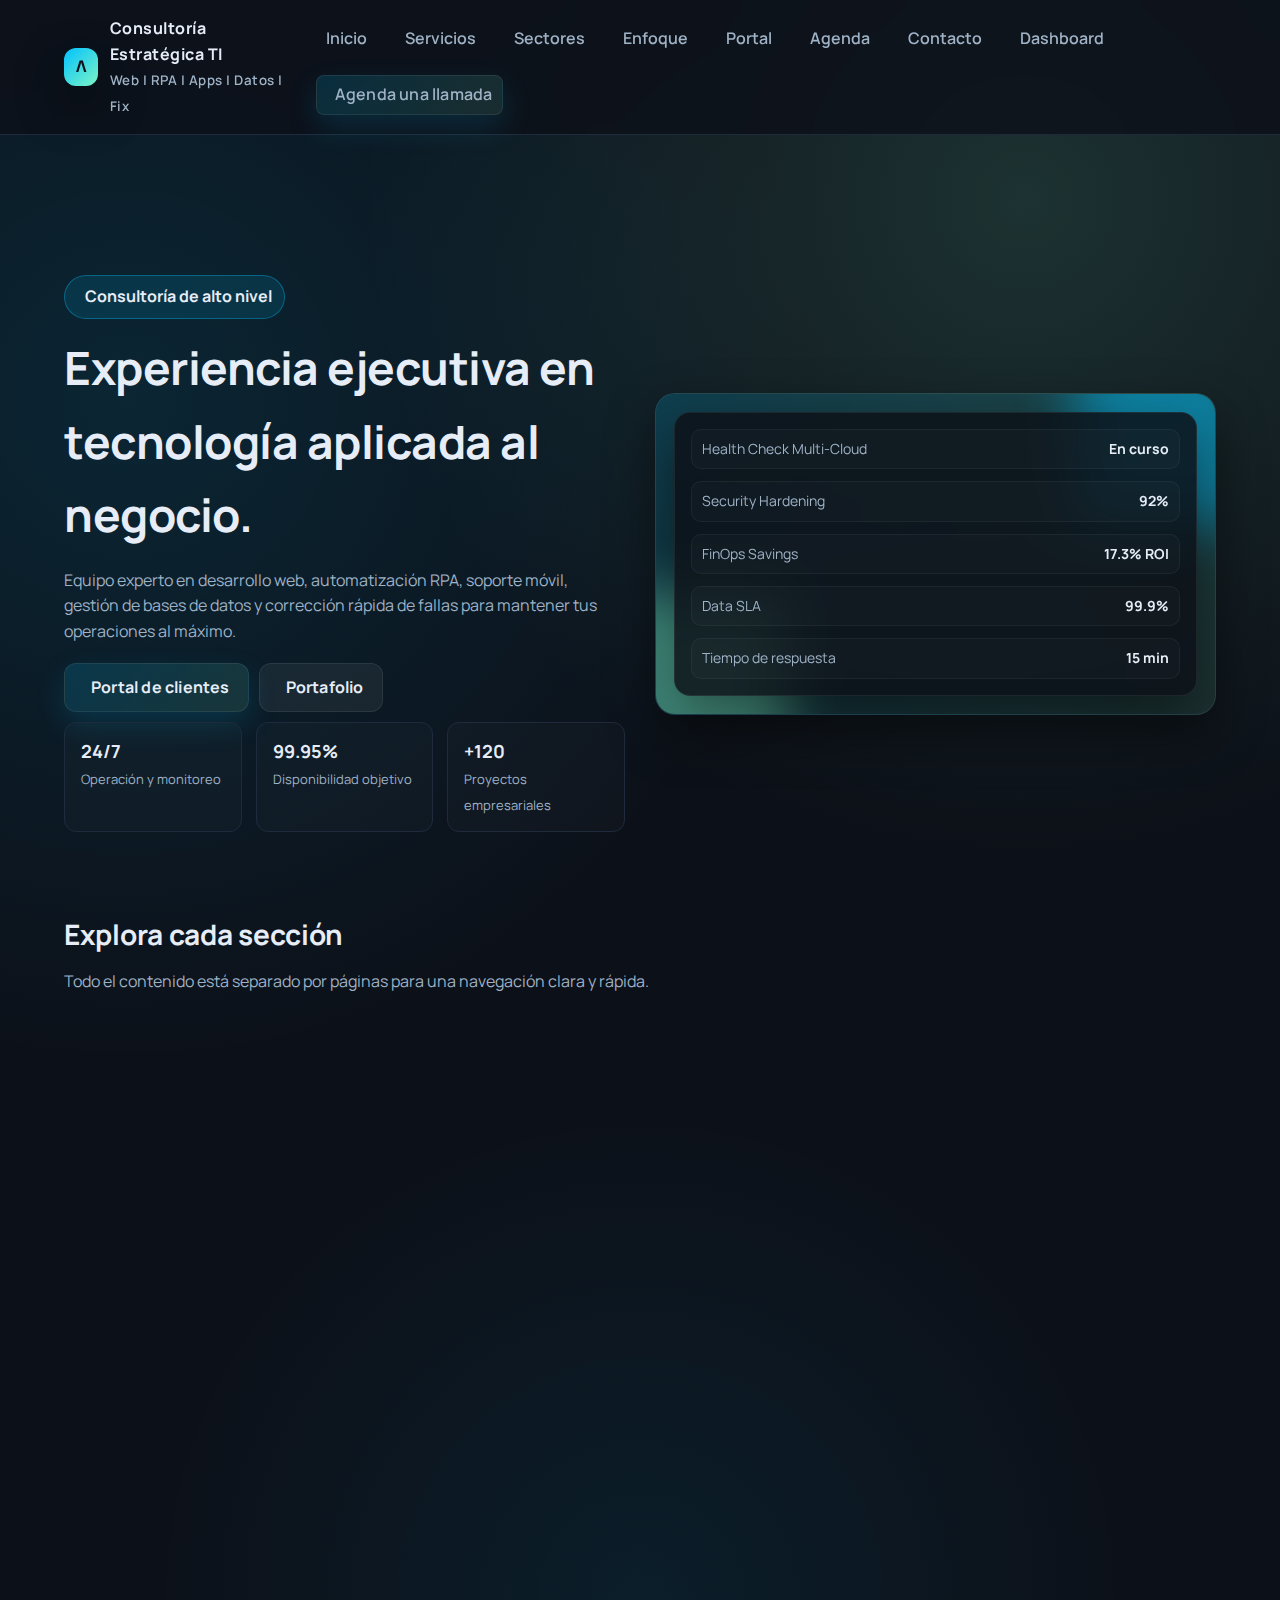
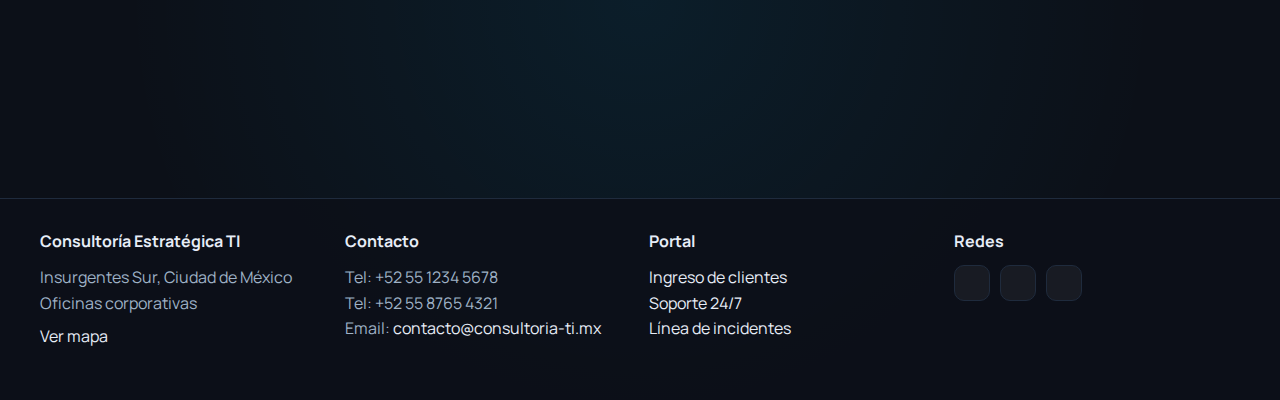
<file: index.html>
<!DOCTYPE html>
<html lang="es">
<head>
  <meta charset="UTF-8">
  <meta name="viewport" content="width=device-width, initial-scale=1.0">
  <title>Consultoría Tecnológica | Portal</title>
  <link rel="preconnect" href="https://fonts.googleapis.com">
  <link rel="preconnect" href="https://fonts.gstatic.com" crossorigin>
  <link href="https://fonts.googleapis.com/css2?family=Manrope:wght@400;500;600;700&display=swap" rel="stylesheet">
  <link rel="stylesheet" href="https://cdnjs.cloudflare.com/ajax/libs/font-awesome/6.5.1/css/all.min.css" integrity="sha512-DTOQO9RWCH3ppGqcWaEA1BIZOC6xxalwEsw9c2QQeAIa7WvE6lY1XGMXW50nD0Wf0U6JkP7+YlJJo3uE1x04wA==" crossorigin="anonymous" referrerpolicy="no-referrer" />
  <link rel="stylesheet" href="style.css">
</head>
<body>
  <header>
    <nav>
      <div class="logo">
        <div class="logo-mark">Λ</div>
        <div>
          <div>Consultoría Estratégica TI</div>
          <small style="color: var(--muted); font-weight: 600;">Web | RPA | Apps | Datos | Fix</small>
        </div>
      </div>
      <div class="nav-links">
        <a href="index.html">Inicio</a>
        <a href="servicios.html">Servicios</a>
        <a href="sectores.html">Sectores</a>
        <a href="metodo.html">Enfoque</a>
        <a href="portal.html">Portal</a>
        <a href="agenda.html">Agenda</a>
        <a href="contacto.html">Contacto</a>
        <a href="dashboard.php">Dashboard</a>
        <a class="btn" href="agenda.html"><i class="fa-solid fa-calendar-check"></i>Agenda una llamada</a>
      </div>
    </nav>
  </header>

  <main>
    <section class="hero" id="inicio">
      <div>
        <div class="tagline"><i class="fa-solid fa-shield-check"></i> Consultoría de alto nivel</div>
        <h1>Experiencia ejecutiva en tecnología aplicada al negocio.</h1>
        <p>Equipo experto en desarrollo web, automatización RPA, soporte móvil, gestión de bases de datos y corrección rápida de fallas para mantener tus operaciones al máximo.</p>
        <div style="display:flex; gap:10px; flex-wrap: wrap;">
          <a class="btn" href="portal.html"><i class="fa-solid fa-user-lock"></i>Portal de clientes</a>
          <a class="btn" style="background: rgba(255,255,255,0.06); box-shadow:none;" href="servicios.html"><i class="fa-solid fa-diagram-project"></i>Portafolio</a>
        </div>
        <div class="hero-metrics">
          <div class="metric"><strong>24/7</strong><span>Operación y monitoreo</span></div>
          <div class="metric"><strong>99.95%</strong><span>Disponibilidad objetivo</span></div>
          <div class="metric"><strong>+120</strong><span>Proyectos empresariales</span></div>
        </div>
      </div>
      <div class="hero-visual">
        <div class="orb one"></div>
        <div class="orb two"></div>
        <div class="panel">
          <div class="row"><span>Health Check Multi-Cloud</span><strong>En curso</strong></div>
          <div class="row"><span>Security Hardening</span><strong>92%</strong></div>
          <div class="row"><span>FinOps Savings</span><strong>17.3% ROI</strong></div>
          <div class="row"><span>Data SLA</span><strong>99.9%</strong></div>
          <div class="row"><span>Tiempo de respuesta</span><strong>15 min</strong></div>
        </div>
      </div>
    </section>

    <section>
      <h2>Explora cada sección</h2>
      <p class="lead">Todo el contenido está separado por páginas para una navegación clara y rápida.</p>
      <div class="cards">
        <div class="card">
          <div class="pill"><i class="fa-solid fa-diagram-project"></i>Servicios</div>
          <h3>Portafolio completo</h3>
          <p>Consulta el detalle de cada servicio y accede a los paquetes sugeridos.</p>
          <div class="chips">
            <a class="chip" href="servicios.html">Ir a servicios</a>
          </div>
        </div>
        <div class="card">
          <div class="pill"><i class="fa-solid fa-industry"></i>Sectores</div>
          <h3>Casos típicos</h3>
          <p>Escenarios donde entregamos valor rápido con métricas claras.</p>
          <div class="chips">
            <a class="chip" href="sectores.html">Ver sectores</a>
          </div>
        </div>
        <div class="card">
          <div class="pill"><i class="fa-solid fa-compass"></i>Enfoque</div>
          <h3>Cómo trabajamos</h3>
          <p>Blueprint, delivery ágil y operación continua con KPIs.</p>
          <div class="chips">
            <a class="chip" href="metodo.html">Ver método</a>
          </div>
        </div>
        <div class="card">
          <div class="pill"><i class="fa-solid fa-user-lock"></i>Portal</div>
          <h3>Acceso de clientes</h3>
          <p>Ingreso seguro y registro de nuevos clientes activos.</p>
          <div class="chips">
            <a class="chip" href="portal.html">Ir al portal</a>
          </div>
        </div>
        <div class="card">
          <div class="pill"><i class="fa-solid fa-calendar-check"></i>Agenda</div>
          <h3>Solicita una llamada</h3>
          <p>Formulario para agendar y recibir confirmación inmediata.</p>
          <div class="chips">
            <a class="chip" href="agenda.html">Agendar</a>
          </div>
        </div>
        <div class="card">
          <div class="pill"><i class="fa-solid fa-circle-info"></i>Contacto</div>
          <h3>Próximos pasos</h3>
          <p>RFP, soporte y canales directos con el equipo.</p>
          <div class="chips">
            <a class="chip" href="contacto.html">Contactar</a>
          </div>
        </div>
      </div>
    </section>
  </main>

  <footer>
    <div class="footer-grid">
      <div>
        <h4>Consultoría Estratégica TI</h4>
        <div>Insurgentes Sur, Ciudad de México</div>
        <div>Oficinas corporativas</div>
        <div style="margin-top: 8px;"><a href="https://maps.google.com/?q=Insurgentes+Sur,+Ciudad+de+Mexico" target="_blank" rel="noopener">Ver mapa</a></div>
      </div>
      <div>
        <h4>Contacto</h4>
        <div>Tel: +52 55 1234 5678</div>
        <div>Tel: +52 55 8765 4321</div>
        <div>Email: <a href="mailto:contacto@consultoria-ti.mx">contacto@consultoria-ti.mx</a></div>
      </div>
      <div>
        <h4>Portal</h4>
        <div><a href="portal.html">Ingreso de clientes</a></div>
        <div><a href="mailto:soporte@consultoria-ti.mx">Soporte 24/7</a></div>
        <div><a href="tel:+525512345678">Línea de incidentes</a></div>
      </div>
      <div>
        <h4>Redes</h4>
        <div class="social">
          <a href="#" aria-label="LinkedIn"><i class="fab fa-linkedin-in"></i></a>
          <a href="#" aria-label="Twitter"><i class="fab fa-x-twitter"></i></a>
          <a href="#" aria-label="YouTube"><i class="fab fa-youtube"></i></a>
        </div>
      </div>
    </div>
  </footer>

  <script src="app.js"></script>
</body>
</html>
</file>
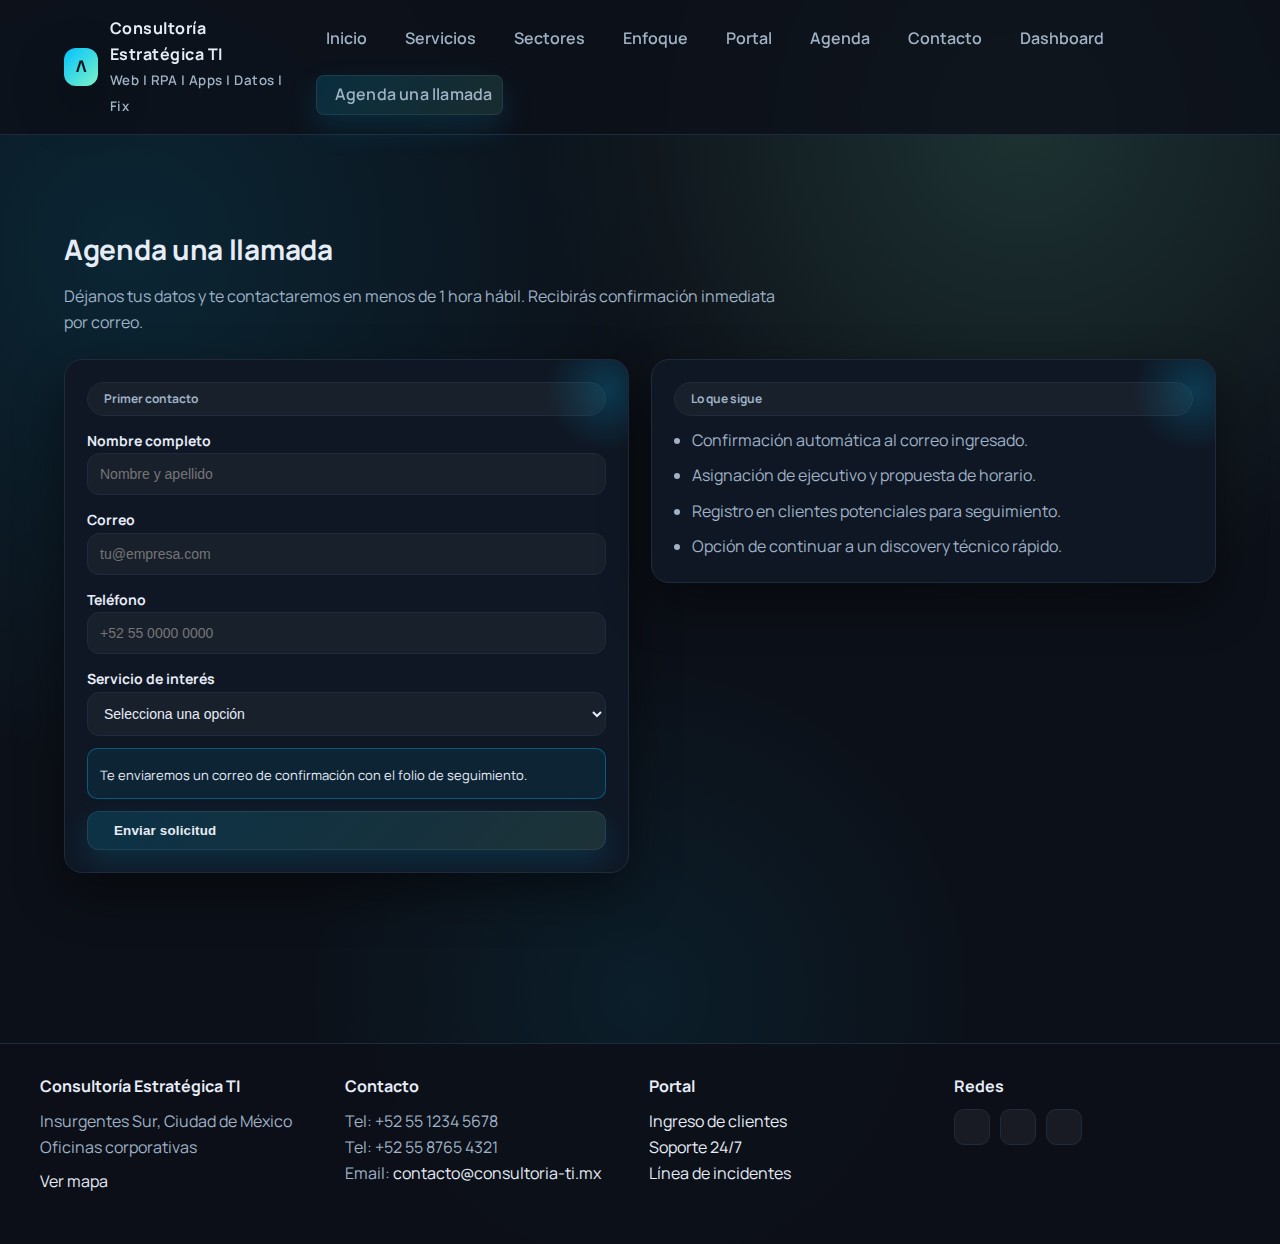
<file: agenda.html>
<!DOCTYPE html>
<html lang="es">
<head>
  <meta charset="UTF-8">
  <meta name="viewport" content="width=device-width, initial-scale=1.0">
  <title>Agenda una llamada | Consultoría Estratégica TI</title>
  <link rel="preconnect" href="https://fonts.googleapis.com">
  <link rel="preconnect" href="https://fonts.gstatic.com" crossorigin>
  <link href="https://fonts.googleapis.com/css2?family=Manrope:wght@400;500;600;700&display=swap" rel="stylesheet">
  <link rel="stylesheet" href="https://cdnjs.cloudflare.com/ajax/libs/font-awesome/6.5.1/css/all.min.css" integrity="sha512-DTOQO9RWCH3ppGqcWaEA1BIZOC6xxalwEsw9c2QQeAIa7WvE6lY1XGMXW50nD0Wf0U6JkP7+YlJJo3uE1x04wA==" crossorigin="anonymous" referrerpolicy="no-referrer" />
  <link rel="stylesheet" href="style.css">
</head>
<body>
  <header>
    <nav>
      <div class="logo">
        <div class="logo-mark">Λ</div>
        <div>
          <div>Consultoría Estratégica TI</div>
          <small style="color: var(--muted); font-weight: 600;">Web | RPA | Apps | Datos | Fix</small>
        </div>
      </div>
      <div class="nav-links">
        <a href="index.html">Inicio</a>
        <a href="servicios.html">Servicios</a>
        <a href="sectores.html">Sectores</a>
        <a href="metodo.html">Enfoque</a>
        <a href="portal.html">Portal</a>
        <a href="agenda.html">Agenda</a>
        <a href="contacto.html">Contacto</a>
        <a href="dashboard.php">Dashboard</a>
        <a class="btn" href="agenda.html"><i class="fa-solid fa-calendar-check"></i>Agenda una llamada</a>
      </div>
    </nav>
  </header>

  <main class="page">
    <section>
      <h2>Agenda una llamada</h2>
      <p class="lead">Déjanos tus datos y te contactaremos en menos de 1 hora hábil. Recibirás confirmación inmediata por correo.</p>
      <div class="two-up">
        <div class="card">
          <div class="pill"><i class="fa-solid fa-headset"></i>Primer contacto</div>
          <form action="agenda.php" method="post">
            <div>
              <label for="nombre">Nombre completo</label>
              <input id="nombre" name="nombre" type="text" placeholder="Nombre y apellido" required>
            </div>
            <div>
              <label for="correo-agenda">Correo</label>
              <input id="correo-agenda" name="correo" type="email" placeholder="tu@empresa.com" required>
            </div>
            <div>
              <label for="telefono-agenda">Teléfono</label>
              <input id="telefono-agenda" name="telefono" type="tel" placeholder="+52 55 0000 0000" required>
            </div>
            <div>
              <label for="servicio">Servicio de interés</label>
              <select id="servicio" name="servicio" required>
                <option value="">Selecciona una opción</option>
                <option value="Desarrollo Web">Desarrollo Web</option>
                <option value="Implementación RPA">Implementación RPA</option>
                <option value="Asistencia App Móviles">Asistencia App Móviles</option>
                <option value="Control y gestión BD">Control y gestión BD</option>
                <option value="Fix developer">Fix developer</option>
              </select>
            </div>
            <div class="alert"><i class="fa-solid fa-envelope"></i> Te enviaremos un correo de confirmación con el folio de seguimiento.</div>
            <button class="btn" type="submit"><i class="fa-solid fa-phone"></i>Enviar solicitud</button>
          </form>
        </div>
        <div class="card">
          <div class="pill"><i class="fa-solid fa-circle-info"></i>Lo que sigue</div>
          <ul style="padding-left: 18px; color: var(--muted); margin: 0; display: grid; gap: 10px;">
            <li>Confirmación automática al correo ingresado.</li>
            <li>Asignación de ejecutivo y propuesta de horario.</li>
            <li>Registro en clientes potenciales para seguimiento.</li>
            <li>Opción de continuar a un discovery técnico rápido.</li>
          </ul>
        </div>
      </div>
    </section>
  </main>

  <footer>
    <div class="footer-grid">
      <div>
        <h4>Consultoría Estratégica TI</h4>
        <div>Insurgentes Sur, Ciudad de México</div>
        <div>Oficinas corporativas</div>
        <div style="margin-top: 8px;"><a href="https://maps.google.com/?q=Insurgentes+Sur,+Ciudad+de+Mexico" target="_blank" rel="noopener">Ver mapa</a></div>
      </div>
      <div>
        <h4>Contacto</h4>
        <div>Tel: +52 55 1234 5678</div>
        <div>Tel: +52 55 8765 4321</div>
        <div>Email: <a href="mailto:contacto@consultoria-ti.mx">contacto@consultoria-ti.mx</a></div>
      </div>
      <div>
        <h4>Portal</h4>
        <div><a href="portal.html">Ingreso de clientes</a></div>
        <div><a href="mailto:soporte@consultoria-ti.mx">Soporte 24/7</a></div>
        <div><a href="tel:+525512345678">Línea de incidentes</a></div>
      </div>
      <div>
        <h4>Redes</h4>
        <div class="social">
          <a href="#" aria-label="LinkedIn"><i class="fab fa-linkedin-in"></i></a>
          <a href="#" aria-label="Twitter"><i class="fab fa-x-twitter"></i></a>
          <a href="#" aria-label="YouTube"><i class="fab fa-youtube"></i></a>
        </div>
      </div>
    </div>
  </footer>

  <script src="app.js"></script>
</body>
</html>
</file>
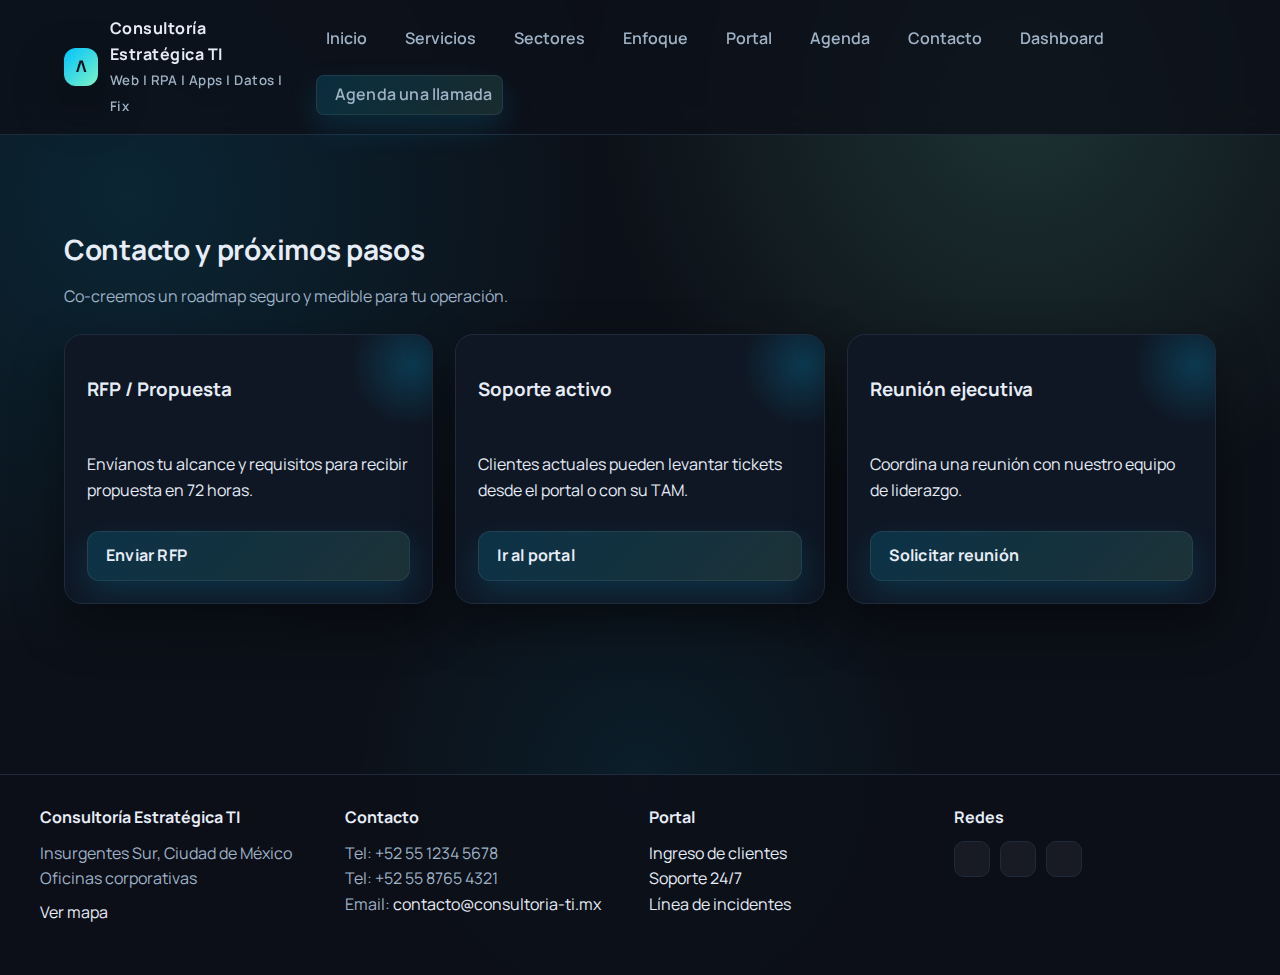
<file: contacto.html>
<!DOCTYPE html>
<html lang="es">
<head>
  <meta charset="UTF-8">
  <meta name="viewport" content="width=device-width, initial-scale=1.0">
  <title>Contacto | Consultoría Estratégica TI</title>
  <link rel="preconnect" href="https://fonts.googleapis.com">
  <link rel="preconnect" href="https://fonts.gstatic.com" crossorigin>
  <link href="https://fonts.googleapis.com/css2?family=Manrope:wght@400;500;600;700&display=swap" rel="stylesheet">
  <link rel="stylesheet" href="https://cdnjs.cloudflare.com/ajax/libs/font-awesome/6.5.1/css/all.min.css" integrity="sha512-DTOQO9RWCH3ppGqcWaEA1BIZOC6xxalwEsw9c2QQeAIa7WvE6lY1XGMXW50nD0Wf0U6JkP7+YlJJo3uE1x04wA==" crossorigin="anonymous" referrerpolicy="no-referrer" />
  <link rel="stylesheet" href="style.css">
</head>
<body>
  <header>
    <nav>
      <div class="logo">
        <div class="logo-mark">Λ</div>
        <div>
          <div>Consultoría Estratégica TI</div>
          <small style="color: var(--muted); font-weight: 600;">Web | RPA | Apps | Datos | Fix</small>
        </div>
      </div>
      <div class="nav-links">
        <a href="index.html">Inicio</a>
        <a href="servicios.html">Servicios</a>
        <a href="sectores.html">Sectores</a>
        <a href="metodo.html">Enfoque</a>
        <a href="portal.html">Portal</a>
        <a href="agenda.html">Agenda</a>
        <a href="contacto.html">Contacto</a>
        <a href="dashboard.php">Dashboard</a>
        <a class="btn" href="agenda.html"><i class="fa-solid fa-calendar-check"></i>Agenda una llamada</a>
      </div>
    </nav>
  </header>

  <main class="page">
    <section>
      <h2>Contacto y próximos pasos</h2>
      <p class="lead">Co-creemos un roadmap seguro y medible para tu operación.</p>
      <div class="cards">
        <div class="card">
          <h3>RFP / Propuesta</h3>
          <p>Envíanos tu alcance y requisitos para recibir propuesta en 72 horas.</p>
          <a class="btn" href="mailto:proyectos@consultoria-ti.mx?subject=Solicitud%20de%20propuesta">Enviar RFP</a>
        </div>
        <div class="card">
          <h3>Soporte activo</h3>
          <p>Clientes actuales pueden levantar tickets desde el portal o con su TAM.</p>
          <a class="btn" href="portal.html">Ir al portal</a>
        </div>
        <div class="card">
          <h3>Reunión ejecutiva</h3>
          <p>Coordina una reunión con nuestro equipo de liderazgo.</p>
          <a class="btn" href="agenda.html">Solicitar reunión</a>
        </div>
      </div>
    </section>
  </main>

  <footer>
    <div class="footer-grid">
      <div>
        <h4>Consultoría Estratégica TI</h4>
        <div>Insurgentes Sur, Ciudad de México</div>
        <div>Oficinas corporativas</div>
        <div style="margin-top: 8px;"><a href="https://maps.google.com/?q=Insurgentes+Sur,+Ciudad+de+Mexico" target="_blank" rel="noopener">Ver mapa</a></div>
      </div>
      <div>
        <h4>Contacto</h4>
        <div>Tel: +52 55 1234 5678</div>
        <div>Tel: +52 55 8765 4321</div>
        <div>Email: <a href="mailto:contacto@consultoria-ti.mx">contacto@consultoria-ti.mx</a></div>
      </div>
      <div>
        <h4>Portal</h4>
        <div><a href="portal.html">Ingreso de clientes</a></div>
        <div><a href="mailto:soporte@consultoria-ti.mx">Soporte 24/7</a></div>
        <div><a href="tel:+525512345678">Línea de incidentes</a></div>
      </div>
      <div>
        <h4>Redes</h4>
        <div class="social">
          <a href="#" aria-label="LinkedIn"><i class="fab fa-linkedin-in"></i></a>
          <a href="#" aria-label="Twitter"><i class="fab fa-x-twitter"></i></a>
          <a href="#" aria-label="YouTube"><i class="fab fa-youtube"></i></a>
        </div>
      </div>
    </div>
  </footer>

  <script src="app.js"></script>
</body>
</html>
</file>
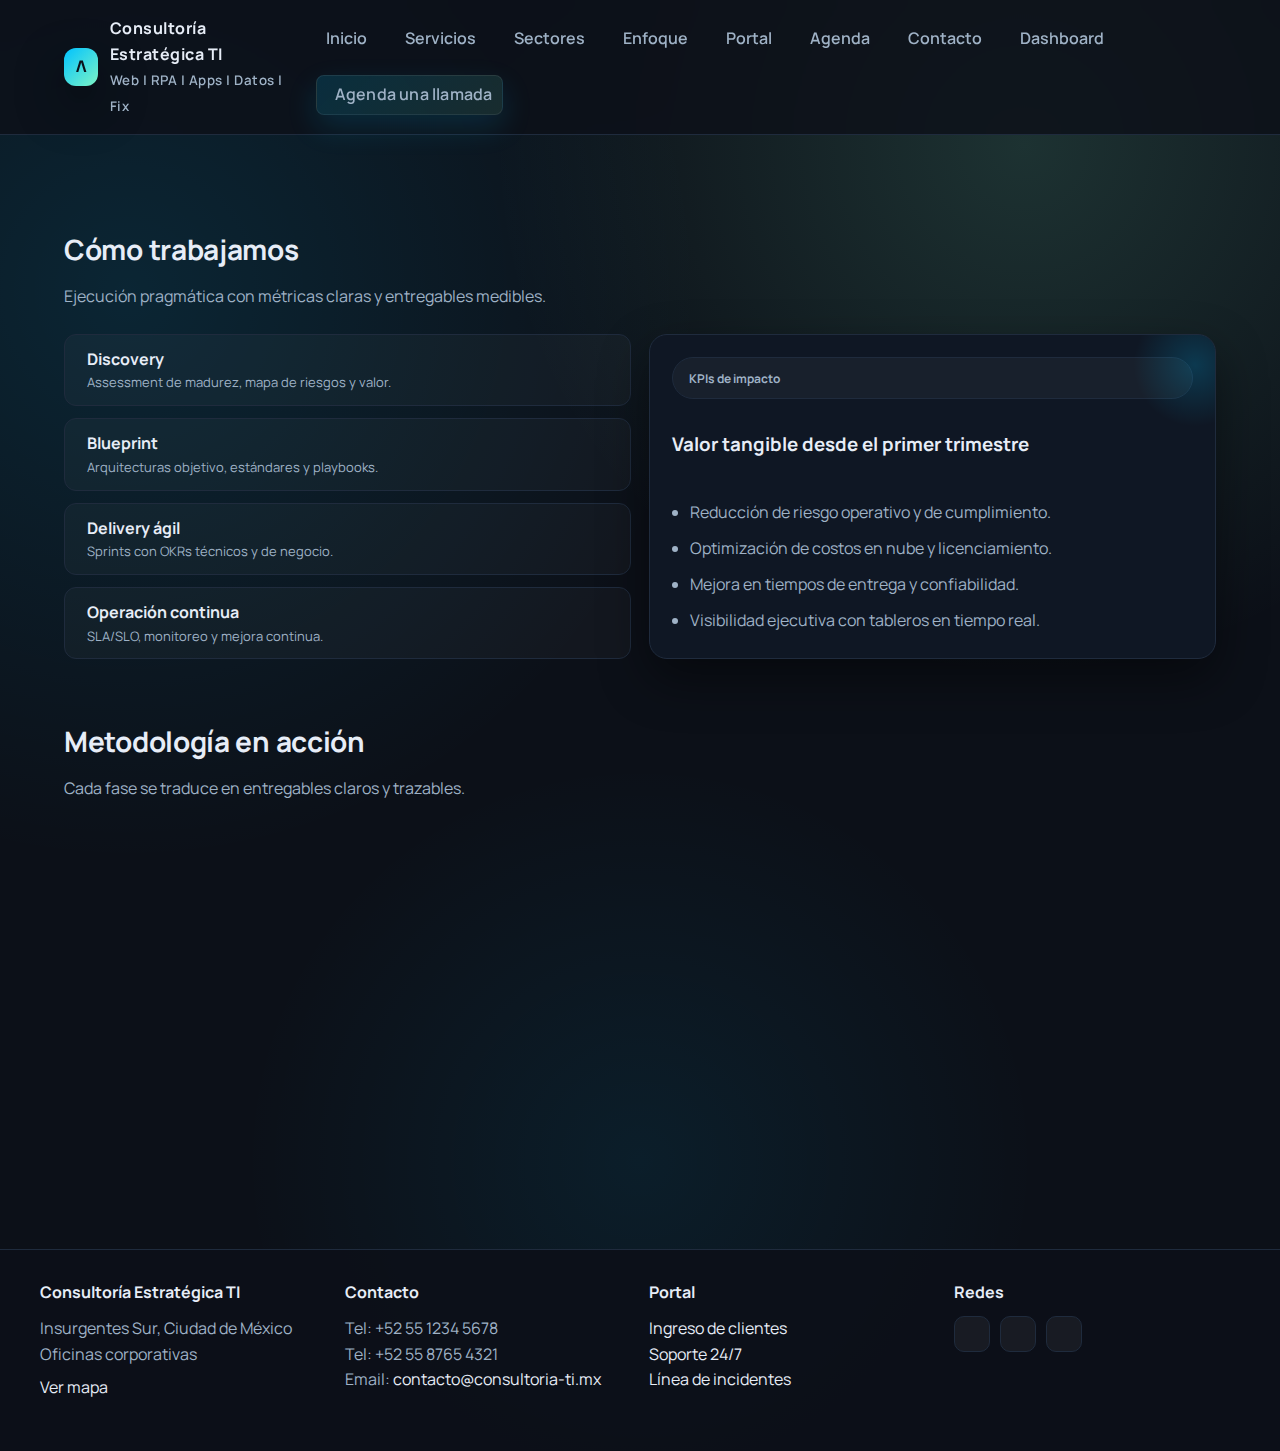
<file: metodo.html>
<!DOCTYPE html>
<html lang="es">
<head>
  <meta charset="UTF-8">
  <meta name="viewport" content="width=device-width, initial-scale=1.0">
  <title>Enfoque | Consultoría Estratégica TI</title>
  <link rel="preconnect" href="https://fonts.googleapis.com">
  <link rel="preconnect" href="https://fonts.gstatic.com" crossorigin>
  <link href="https://fonts.googleapis.com/css2?family=Manrope:wght@400;500;600;700&display=swap" rel="stylesheet">
  <link rel="stylesheet" href="https://cdnjs.cloudflare.com/ajax/libs/font-awesome/6.5.1/css/all.min.css" integrity="sha512-DTOQO9RWCH3ppGqcWaEA1BIZOC6xxalwEsw9c2QQeAIa7WvE6lY1XGMXW50nD0Wf0U6JkP7+YlJJo3uE1x04wA==" crossorigin="anonymous" referrerpolicy="no-referrer" />
  <link rel="stylesheet" href="style.css">
</head>
<body>
  <header>
    <nav>
      <div class="logo">
        <div class="logo-mark">Λ</div>
        <div>
          <div>Consultoría Estratégica TI</div>
          <small style="color: var(--muted); font-weight: 600;">Web | RPA | Apps | Datos | Fix</small>
        </div>
      </div>
      <div class="nav-links">
        <a href="index.html">Inicio</a>
        <a href="servicios.html">Servicios</a>
        <a href="sectores.html">Sectores</a>
        <a href="metodo.html">Enfoque</a>
        <a href="portal.html">Portal</a>
        <a href="agenda.html">Agenda</a>
        <a href="contacto.html">Contacto</a>
        <a href="dashboard.php">Dashboard</a>
        <a class="btn" href="agenda.html"><i class="fa-solid fa-calendar-check"></i>Agenda una llamada</a>
      </div>
    </nav>
  </header>

  <main class="page">
    <section>
      <h2>Cómo trabajamos</h2>
      <p class="lead">Ejecución pragmática con métricas claras y entregables medibles.</p>
      <div class="grid-two">
        <div class="list">
          <div class="item"><i class="fa-solid fa-magnifying-glass-chart"></i><div><strong>Discovery</strong><div class="helper">Assessment de madurez, mapa de riesgos y valor.</div></div></div>
          <div class="item"><i class="fa-solid fa-gear"></i><div><strong>Blueprint</strong><div class="helper">Arquitecturas objetivo, estándares y playbooks.</div></div></div>
          <div class="item"><i class="fa-solid fa-wand-magic-sparkles"></i><div><strong>Delivery ágil</strong><div class="helper">Sprints con OKRs técnicos y de negocio.</div></div></div>
          <div class="item"><i class="fa-solid fa-chart-line"></i><div><strong>Operación continua</strong><div class="helper">SLA/SLO, monitoreo y mejora continua.</div></div></div>
        </div>
        <div class="card" style="min-height: 100%;">
          <div class="pill"><i class="fa-solid fa-gauge-high"></i>KPIs de impacto</div>
          <h3>Valor tangible desde el primer trimestre</h3>
          <ul style="padding-left: 18px; color: var(--muted); margin: 0; display: grid; gap: 8px;">
            <li>Reducción de riesgo operativo y de cumplimiento.</li>
            <li>Optimización de costos en nube y licenciamiento.</li>
            <li>Mejora en tiempos de entrega y confiabilidad.</li>
            <li>Visibilidad ejecutiva con tableros en tiempo real.</li>
          </ul>
        </div>
      </div>
    </section>

    <section>
      <h2>Metodología en acción</h2>
      <p class="lead">Cada fase se traduce en entregables claros y trazables.</p>
      <div class="cards">
        <div class="card">
          <div class="pill"><i class="fa-solid fa-layer-group"></i>Mapa de valor</div>
          <h3>Priorización</h3>
          <p>Identificación de quick wins, riesgos y deuda técnica.</p>
        </div>
        <div class="card">
          <div class="pill"><i class="fa-solid fa-clipboard-check"></i>Entregables</div>
          <h3>Governance</h3>
          <p>Roadmaps, estándares y planes de continuidad operativa.</p>
        </div>
        <div class="card">
          <div class="pill"><i class="fa-solid fa-signal"></i>Seguimiento</div>
          <h3>KPIs ejecutivos</h3>
          <p>Indicadores en vivo para dirección y líderes de TI.</p>
        </div>
      </div>
    </section>
  </main>

  <footer>
    <div class="footer-grid">
      <div>
        <h4>Consultoría Estratégica TI</h4>
        <div>Insurgentes Sur, Ciudad de México</div>
        <div>Oficinas corporativas</div>
        <div style="margin-top: 8px;"><a href="https://maps.google.com/?q=Insurgentes+Sur,+Ciudad+de+Mexico" target="_blank" rel="noopener">Ver mapa</a></div>
      </div>
      <div>
        <h4>Contacto</h4>
        <div>Tel: +52 55 1234 5678</div>
        <div>Tel: +52 55 8765 4321</div>
        <div>Email: <a href="mailto:contacto@consultoria-ti.mx">contacto@consultoria-ti.mx</a></div>
      </div>
      <div>
        <h4>Portal</h4>
        <div><a href="portal.html">Ingreso de clientes</a></div>
        <div><a href="mailto:soporte@consultoria-ti.mx">Soporte 24/7</a></div>
        <div><a href="tel:+525512345678">Línea de incidentes</a></div>
      </div>
      <div>
        <h4>Redes</h4>
        <div class="social">
          <a href="#" aria-label="LinkedIn"><i class="fab fa-linkedin-in"></i></a>
          <a href="#" aria-label="Twitter"><i class="fab fa-x-twitter"></i></a>
          <a href="#" aria-label="YouTube"><i class="fab fa-youtube"></i></a>
        </div>
      </div>
    </div>
  </footer>

  <script src="app.js"></script>
</body>
</html>
</file>
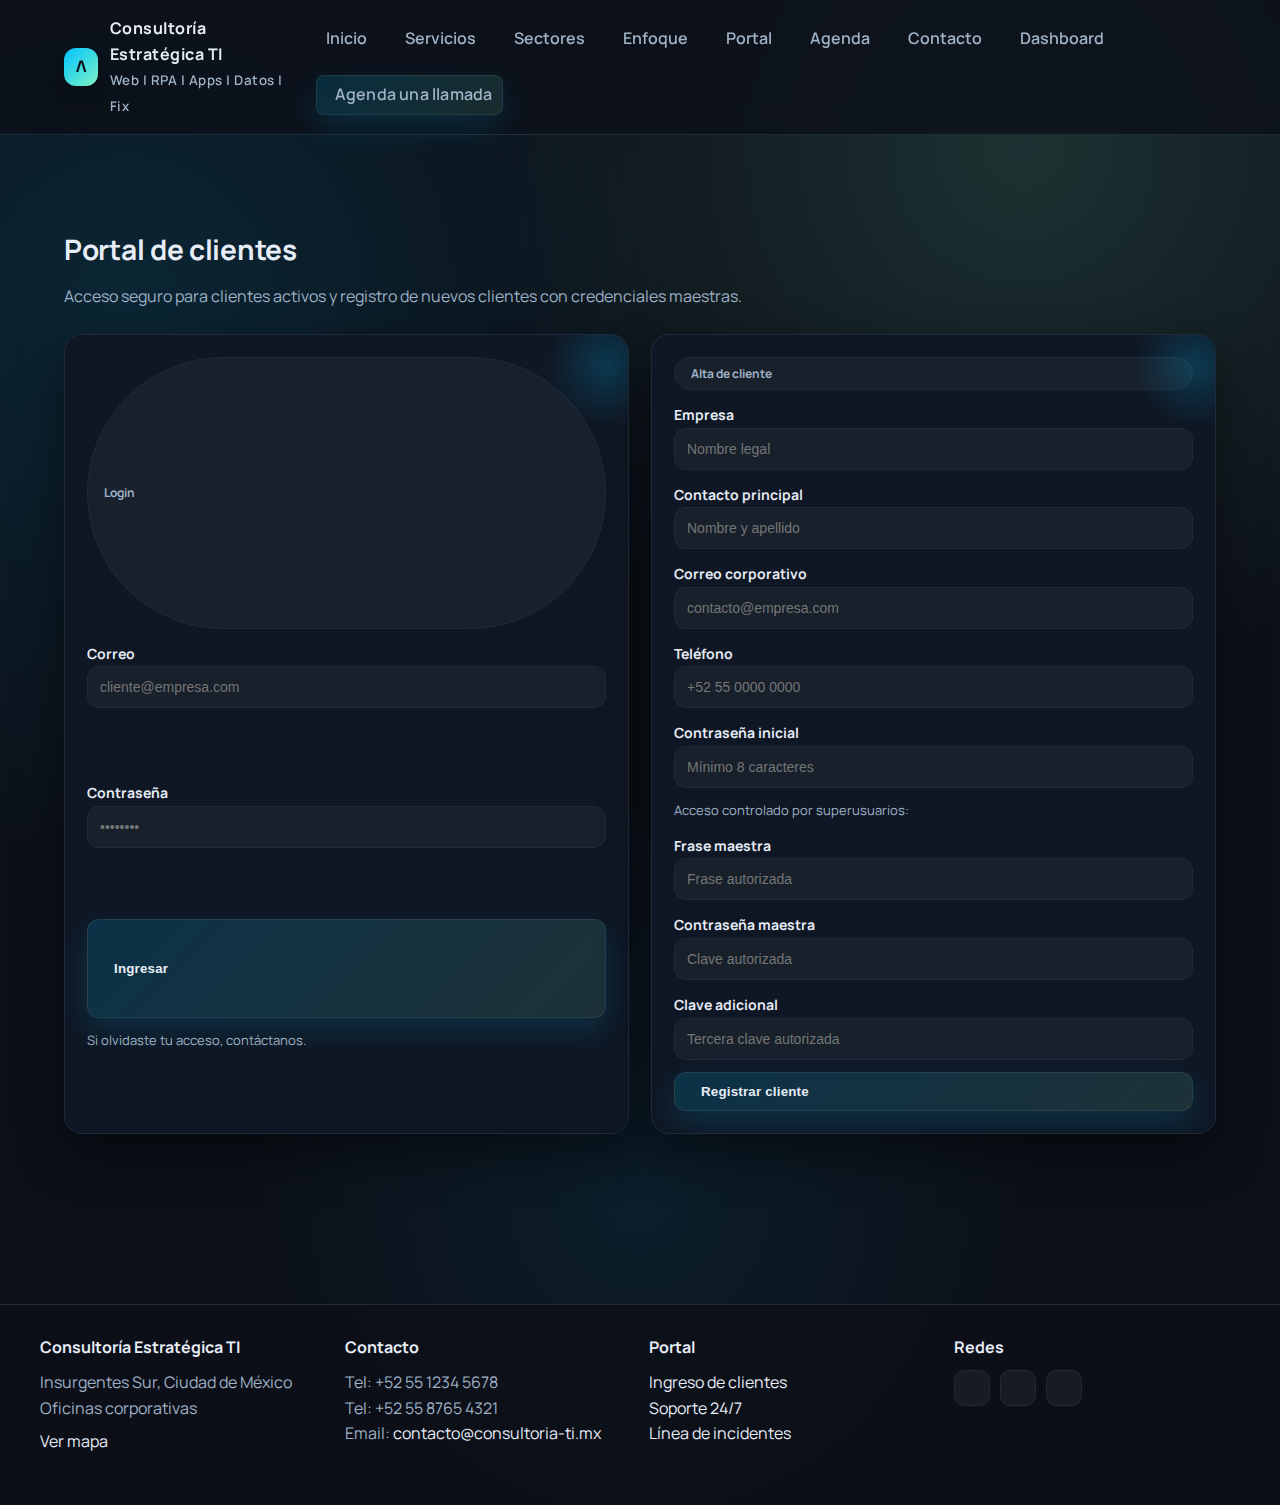
<file: portal.html>
<!DOCTYPE html>
<html lang="es">
<head>
  <meta charset="UTF-8">
  <meta name="viewport" content="width=device-width, initial-scale=1.0">
  <title>Portal de Clientes | Consultoría Estratégica TI</title>
  <link rel="preconnect" href="https://fonts.googleapis.com">
  <link rel="preconnect" href="https://fonts.gstatic.com" crossorigin>
  <link href="https://fonts.googleapis.com/css2?family=Manrope:wght@400;500;600;700&display=swap" rel="stylesheet">
  <link rel="stylesheet" href="https://cdnjs.cloudflare.com/ajax/libs/font-awesome/6.5.1/css/all.min.css" integrity="sha512-DTOQO9RWCH3ppGqcWaEA1BIZOC6xxalwEsw9c2QQeAIa7WvE6lY1XGMXW50nD0Wf0U6JkP7+YlJJo3uE1x04wA==" crossorigin="anonymous" referrerpolicy="no-referrer" />
  <link rel="stylesheet" href="style.css">
</head>
<body>
  <header>
    <nav>
      <div class="logo">
        <div class="logo-mark">Λ</div>
        <div>
          <div>Consultoría Estratégica TI</div>
          <small style="color: var(--muted); font-weight: 600;">Web | RPA | Apps | Datos | Fix</small>
        </div>
      </div>
      <div class="nav-links">
        <a href="index.html">Inicio</a>
        <a href="servicios.html">Servicios</a>
        <a href="sectores.html">Sectores</a>
        <a href="metodo.html">Enfoque</a>
        <a href="portal.html">Portal</a>
        <a href="agenda.html">Agenda</a>
        <a href="contacto.html">Contacto</a>
        <a href="dashboard.php">Dashboard</a>
        <a class="btn" href="agenda.html"><i class="fa-solid fa-calendar-check"></i>Agenda una llamada</a>
      </div>
    </nav>
  </header>

  <main class="page">
    <section>
      <h2>Portal de clientes</h2>
      <p class="lead">Acceso seguro para clientes activos y registro de nuevos clientes con credenciales maestras.</p>
      <div class="portal">
        <div class="card">
          <div class="pill"><i class="fa-solid fa-user-lock"></i>Login</div>
          <form action="login.php" method="post">
            <div>
              <label for="email-login">Correo</label>
              <input id="email-login" name="email" type="email" placeholder="cliente@empresa.com" required>
            </div>
            <div>
              <label for="password-login">Contraseña</label>
              <input id="password-login" name="password" type="password" placeholder="••••••••" required>
            </div>
            <button class="btn" type="submit"><i class="fa-solid fa-arrow-right-to-bracket"></i>Ingresar</button>
            <div class="helper">Si olvidaste tu acceso, contáctanos.</div>
          </form>
        </div>
        <div class="card">
          <div class="pill"><i class="fa-solid fa-id-card"></i>Alta de cliente</div>
          <form action="register.php" method="post">
            <div>
              <label for="empresa">Empresa</label>
              <input id="empresa" name="empresa" type="text" placeholder="Nombre legal" required>
            </div>
            <div>
              <label for="contacto">Contacto principal</label>
              <input id="contacto" name="contacto" type="text" placeholder="Nombre y apellido" required>
            </div>
            <div>
              <label for="correo">Correo corporativo</label>
              <input id="correo" name="correo" type="email" placeholder="contacto@empresa.com" required>
            </div>
            <div>
              <label for="telefono">Teléfono</label>
              <input id="telefono" name="telefono" type="tel" placeholder="+52 55 0000 0000" required>
            </div>
            <div>
              <label for="password">Contraseña inicial</label>
              <input id="password" name="password" type="password" placeholder="Mínimo 8 caracteres" required>
            </div>
            <div class="helper">Acceso controlado por superusuarios:</div>
            <div>
              <label for="frase">Frase maestra</label>
              <input id="frase" name="frase" type="text" placeholder="Frase autorizada" required>
            </div>
            <div>
              <label for="clave">Contraseña maestra</label>
              <input id="clave" name="clave" type="password" placeholder="Clave autorizada" required>
            </div>
            <div>
              <label for="clave-extra">Clave adicional</label>
              <input id="clave-extra" name="clave_extra" type="password" placeholder="Tercera clave autorizada" required>
            </div>
            <button class="btn" type="submit"><i class="fa-solid fa-user-plus"></i>Registrar cliente</button>
          </form>
        </div>
      </div>
    </section>
  </main>

  <footer>
    <div class="footer-grid">
      <div>
        <h4>Consultoría Estratégica TI</h4>
        <div>Insurgentes Sur, Ciudad de México</div>
        <div>Oficinas corporativas</div>
        <div style="margin-top: 8px;"><a href="https://maps.google.com/?q=Insurgentes+Sur,+Ciudad+de+Mexico" target="_blank" rel="noopener">Ver mapa</a></div>
      </div>
      <div>
        <h4>Contacto</h4>
        <div>Tel: +52 55 1234 5678</div>
        <div>Tel: +52 55 8765 4321</div>
        <div>Email: <a href="mailto:contacto@consultoria-ti.mx">contacto@consultoria-ti.mx</a></div>
      </div>
      <div>
        <h4>Portal</h4>
        <div><a href="portal.html">Ingreso de clientes</a></div>
        <div><a href="mailto:soporte@consultoria-ti.mx">Soporte 24/7</a></div>
        <div><a href="tel:+525512345678">Línea de incidentes</a></div>
      </div>
      <div>
        <h4>Redes</h4>
        <div class="social">
          <a href="#" aria-label="LinkedIn"><i class="fab fa-linkedin-in"></i></a>
          <a href="#" aria-label="Twitter"><i class="fab fa-x-twitter"></i></a>
          <a href="#" aria-label="YouTube"><i class="fab fa-youtube"></i></a>
        </div>
      </div>
    </div>
  </footer>

  <script src="app.js"></script>
</body>
</html>
</file>
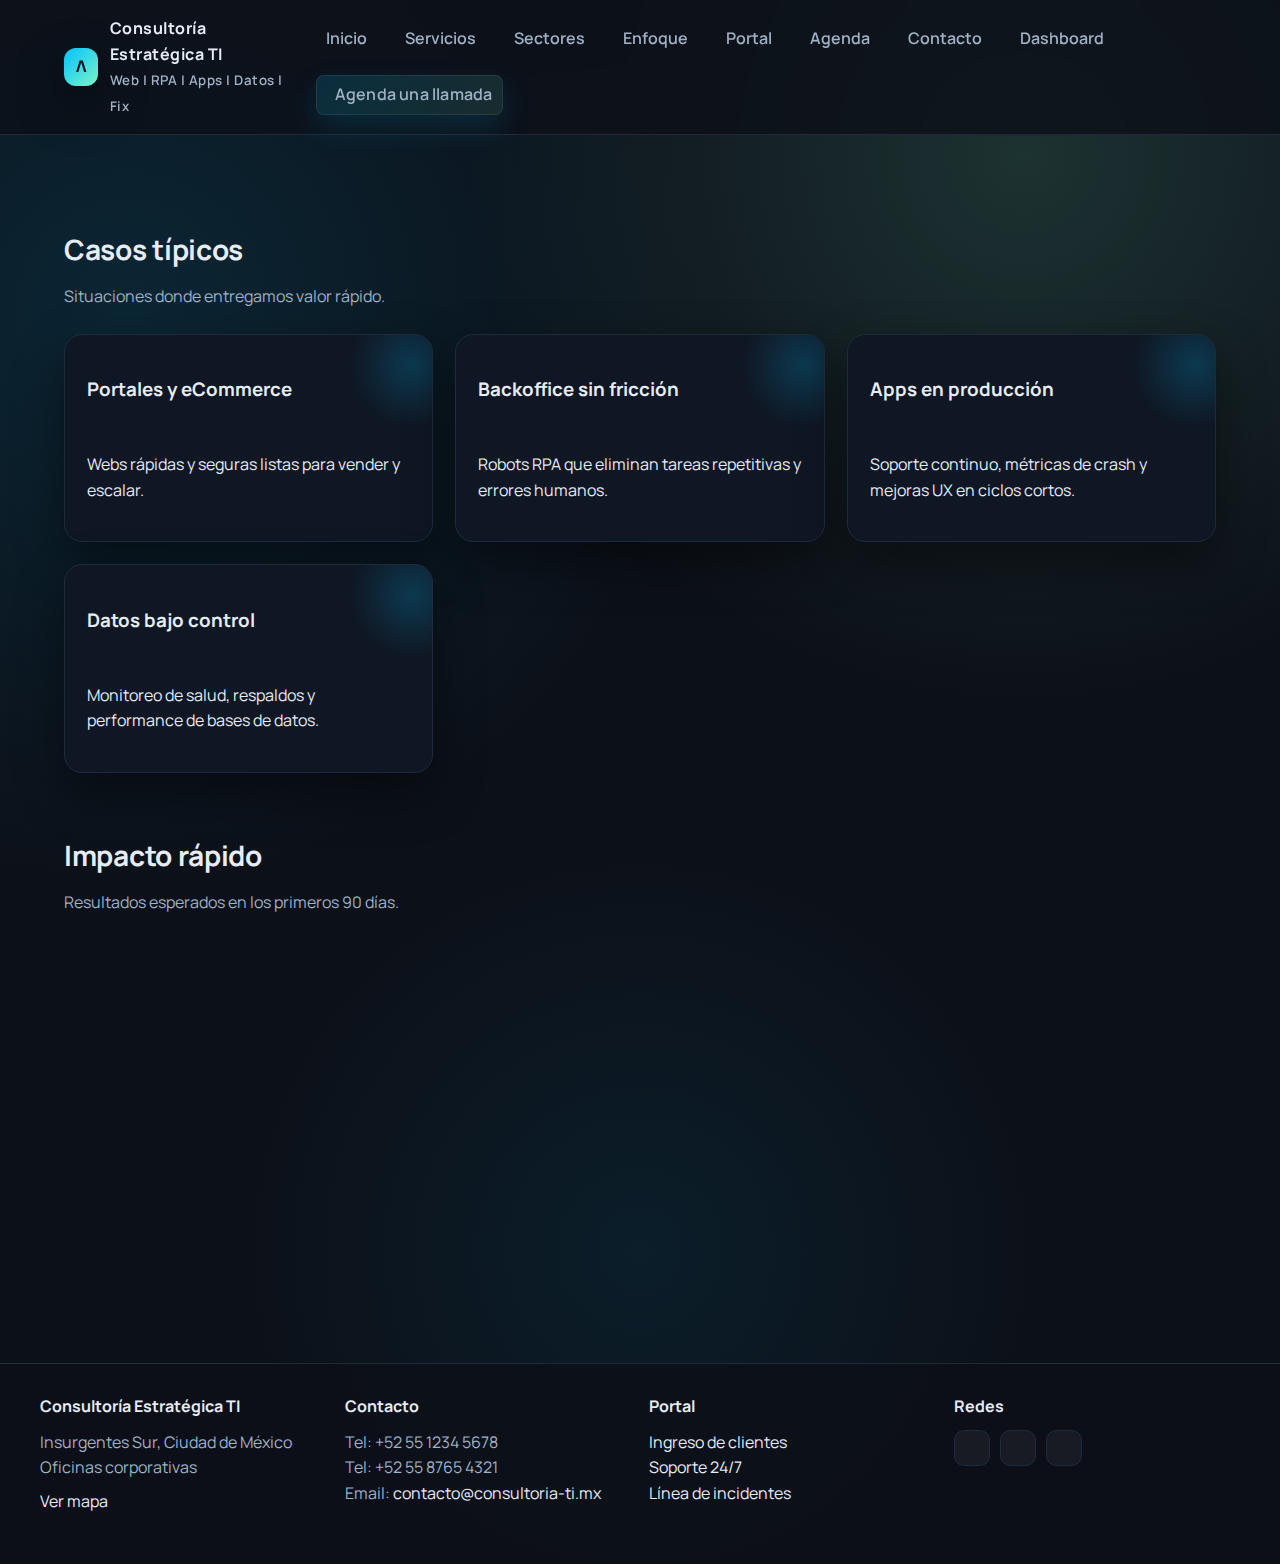
<file: sectores.html>
<!DOCTYPE html>
<html lang="es">
<head>
  <meta charset="UTF-8">
  <meta name="viewport" content="width=device-width, initial-scale=1.0">
  <title>Sectores | Consultoría Estratégica TI</title>
  <link rel="preconnect" href="https://fonts.googleapis.com">
  <link rel="preconnect" href="https://fonts.gstatic.com" crossorigin>
  <link href="https://fonts.googleapis.com/css2?family=Manrope:wght@400;500;600;700&display=swap" rel="stylesheet">
  <link rel="stylesheet" href="https://cdnjs.cloudflare.com/ajax/libs/font-awesome/6.5.1/css/all.min.css" integrity="sha512-DTOQO9RWCH3ppGqcWaEA1BIZOC6xxalwEsw9c2QQeAIa7WvE6lY1XGMXW50nD0Wf0U6JkP7+YlJJo3uE1x04wA==" crossorigin="anonymous" referrerpolicy="no-referrer" />
  <link rel="stylesheet" href="style.css">
</head>
<body>
  <header>
    <nav>
      <div class="logo">
        <div class="logo-mark">Λ</div>
        <div>
          <div>Consultoría Estratégica TI</div>
          <small style="color: var(--muted); font-weight: 600;">Web | RPA | Apps | Datos | Fix</small>
        </div>
      </div>
      <div class="nav-links">
        <a href="index.html">Inicio</a>
        <a href="servicios.html">Servicios</a>
        <a href="sectores.html">Sectores</a>
        <a href="metodo.html">Enfoque</a>
        <a href="portal.html">Portal</a>
        <a href="agenda.html">Agenda</a>
        <a href="contacto.html">Contacto</a>
        <a href="dashboard.php">Dashboard</a>
        <a class="btn" href="agenda.html"><i class="fa-solid fa-calendar-check"></i>Agenda una llamada</a>
      </div>
    </nav>
  </header>

  <main class="page">
    <section>
      <h2>Casos típicos</h2>
      <p class="lead">Situaciones donde entregamos valor rápido.</p>
      <div class="cards">
        <div class="card">
          <h3>Portales y eCommerce</h3>
          <p>Webs rápidas y seguras listas para vender y escalar.</p>
        </div>
        <div class="card">
          <h3>Backoffice sin fricción</h3>
          <p>Robots RPA que eliminan tareas repetitivas y errores humanos.</p>
        </div>
        <div class="card">
          <h3>Apps en producción</h3>
          <p>Soporte continuo, métricas de crash y mejoras UX en ciclos cortos.</p>
        </div>
        <div class="card">
          <h3>Datos bajo control</h3>
          <p>Monitoreo de salud, respaldos y performance de bases de datos.</p>
        </div>
      </div>
    </section>

    <section>
      <h2>Impacto rápido</h2>
      <p class="lead">Resultados esperados en los primeros 90 días.</p>
      <div class="cards">
        <div class="card">
          <div class="pill"><i class="fa-solid fa-gauge-high"></i>Velocidad</div>
          <h3>Time-to-value</h3>
          <p>Entregas con foco en valor operativo desde el primer sprint.</p>
        </div>
        <div class="card">
          <div class="pill"><i class="fa-solid fa-shield-check"></i>Riesgo</div>
          <h3>Continuidad</h3>
          <p>Planes de contingencia, respaldos y monitoreo automatizado.</p>
        </div>
        <div class="card">
          <div class="pill"><i class="fa-solid fa-chart-line"></i>KPIs</div>
          <h3>Visibilidad ejecutiva</h3>
          <p>Tableros y reportes con métricas accionables.</p>
        </div>
      </div>
    </section>
  </main>

  <footer>
    <div class="footer-grid">
      <div>
        <h4>Consultoría Estratégica TI</h4>
        <div>Insurgentes Sur, Ciudad de México</div>
        <div>Oficinas corporativas</div>
        <div style="margin-top: 8px;"><a href="https://maps.google.com/?q=Insurgentes+Sur,+Ciudad+de+Mexico" target="_blank" rel="noopener">Ver mapa</a></div>
      </div>
      <div>
        <h4>Contacto</h4>
        <div>Tel: +52 55 1234 5678</div>
        <div>Tel: +52 55 8765 4321</div>
        <div>Email: <a href="mailto:contacto@consultoria-ti.mx">contacto@consultoria-ti.mx</a></div>
      </div>
      <div>
        <h4>Portal</h4>
        <div><a href="portal.html">Ingreso de clientes</a></div>
        <div><a href="mailto:soporte@consultoria-ti.mx">Soporte 24/7</a></div>
        <div><a href="tel:+525512345678">Línea de incidentes</a></div>
      </div>
      <div>
        <h4>Redes</h4>
        <div class="social">
          <a href="#" aria-label="LinkedIn"><i class="fab fa-linkedin-in"></i></a>
          <a href="#" aria-label="Twitter"><i class="fab fa-x-twitter"></i></a>
          <a href="#" aria-label="YouTube"><i class="fab fa-youtube"></i></a>
        </div>
      </div>
    </div>
  </footer>

  <script src="app.js"></script>
</body>
</html>
</file>
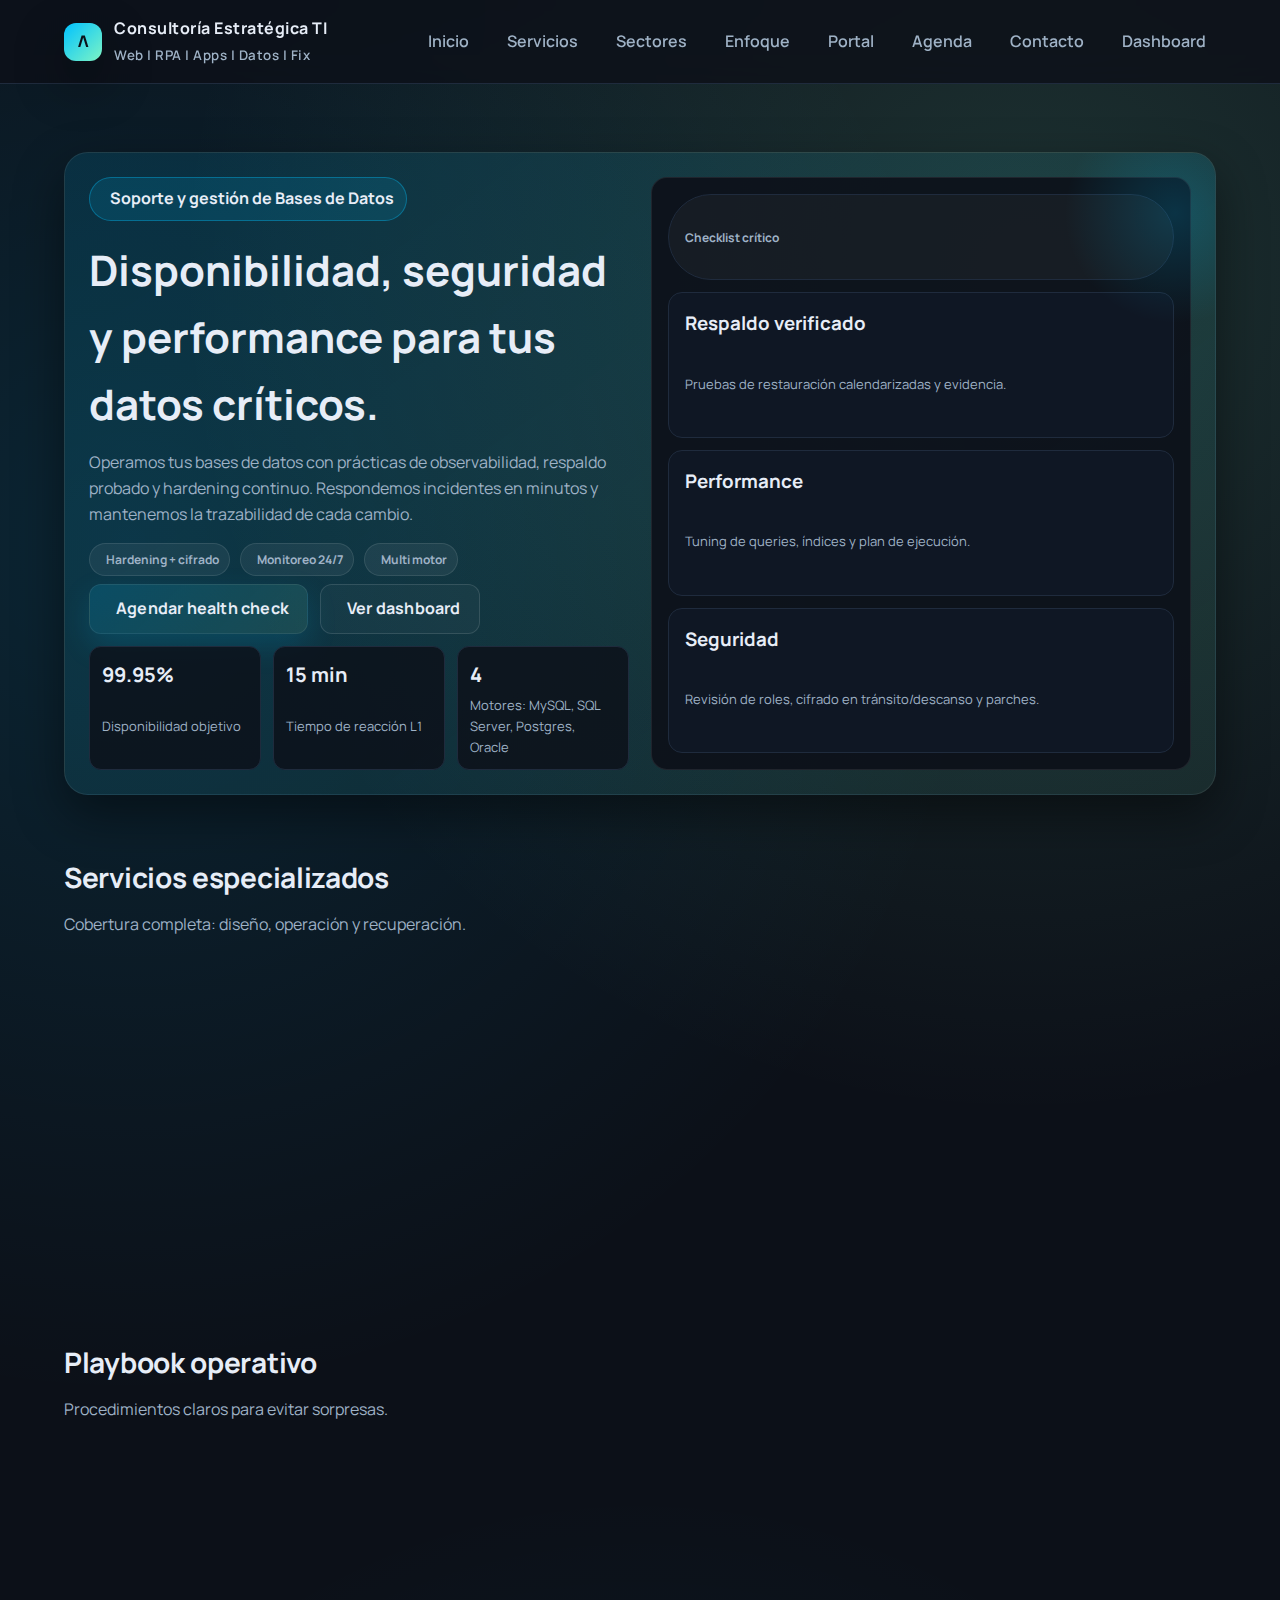
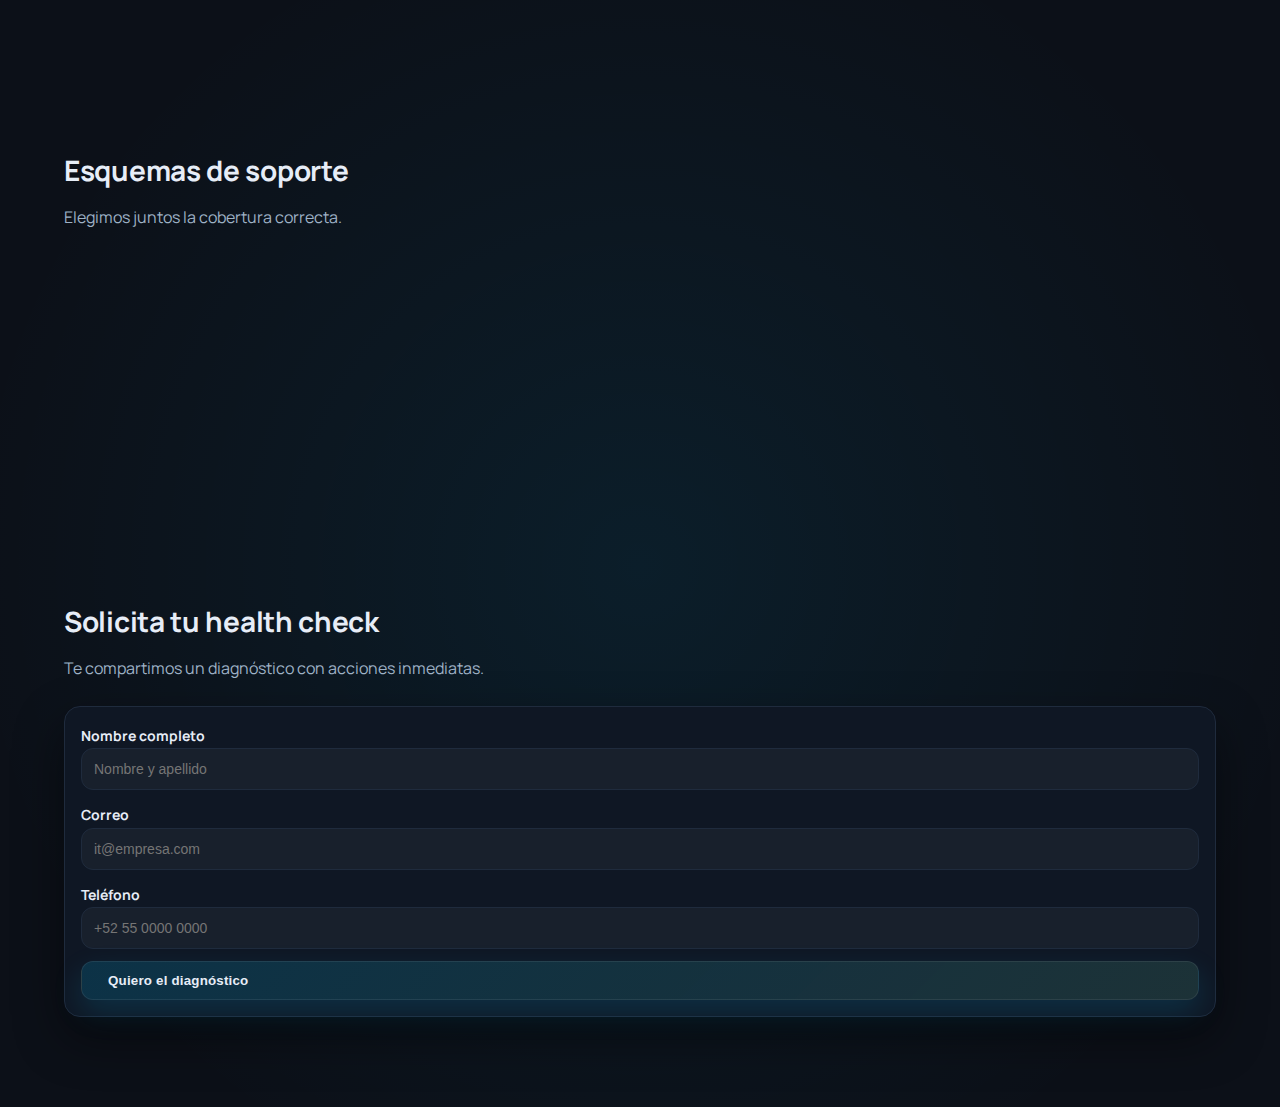
<file: servicio-bd.html>
<!DOCTYPE html>
<html lang="es">
<head>
  <meta charset="UTF-8">
  <meta name="viewport" content="width=device-width, initial-scale=1.0">
  <title>Soporte y Gestión de Bases de Datos | Consultoría TI</title>
  <link rel="preconnect" href="https://fonts.googleapis.com">
  <link rel="preconnect" href="https://fonts.gstatic.com" crossorigin>
  <link href="https://fonts.googleapis.com/css2?family=Manrope:wght@400;500;600;700&display=swap" rel="stylesheet">
  <link rel="stylesheet" href="https://cdnjs.cloudflare.com/ajax/libs/font-awesome/6.5.1/css/all.min.css" integrity="sha512-DTOQO9RWCH3ppGqcWaEA1BIZOC6xxalwEsw9c2QQeAIa7WvE6lY1XGMXW50nD0Wf0U6JkP7+YlJJo3uE1x04wA==" crossorigin="anonymous" referrerpolicy="no-referrer" />
  <link rel="stylesheet" href="style.css">
</head>
<body>
  <header>
    <nav>
      <div class="logo">
        <div class="logo-mark">Λ</div>
        <div>
          <div>Consultoría Estratégica TI</div>
          <small style="color: var(--muted); font-weight: 600;">Web | RPA | Apps | Datos | Fix</small>
        </div>
      </div>
      <div class="nav-links">
        <a href="index.html">Inicio</a>
        <a href="servicios.html">Servicios</a>
        <a href="sectores.html">Sectores</a>
        <a href="metodo.html">Enfoque</a>
        <a href="portal.html">Portal</a>
        <a href="agenda.html">Agenda</a>
        <a href="contacto.html">Contacto</a>
        <a href="dashboard.php">Dashboard</a>
      </div>
    </nav>
  </header>

  <main class="page">
    <section class="service-hero">
      <div>
        <div class="tagline"><i class="fa-solid fa-database"></i> Soporte y gestión de Bases de Datos</div>
        <h1>Disponibilidad, seguridad y performance para tus datos críticos.</h1>
        <p>Operamos tus bases de datos con prácticas de observabilidad, respaldo probado y hardening continuo. Respondemos incidentes en minutos y mantenemos la trazabilidad de cada cambio.</p>
        <div class="service-meta">
          <span class="pill"><i class="fa-solid fa-lock"></i>Hardening + cifrado</span>
          <span class="pill"><i class="fa-solid fa-heart-pulse"></i>Monitoreo 24/7</span>
          <span class="pill"><i class="fa-solid fa-server"></i>Multi motor</span>
        </div>
        <div class="service-cta">
          <a class="btn" href="agenda.html"><i class="fa-solid fa-stethoscope"></i>Agendar health check</a>
          <a class="btn ghost" href="dashboard.php"><i class="fa-solid fa-chart-simple"></i>Ver dashboard</a>
        </div>
        <div class="service-stats">
          <div class="stat"><strong>99.95%</strong><span>Disponibilidad objetivo</span></div>
          <div class="stat"><strong>15 min</strong><span>Tiempo de reacción L1</span></div>
          <div class="stat"><strong>4</strong><span>Motores: MySQL, SQL Server, Postgres, Oracle</span></div>
        </div>
      </div>
      <div class="service-visual">
        <div class="pill"><i class="fa-solid fa-clipboard-check"></i>Checklist crítico</div>
        <div class="feature-card">
          <h3>Respaldo verificado</h3>
          <p class="helper">Pruebas de restauración calendarizadas y evidencia.</p>
        </div>
        <div class="feature-card">
          <h3>Performance</h3>
          <p class="helper">Tuning de queries, índices y plan de ejecución.</p>
        </div>
        <div class="feature-card">
          <h3>Seguridad</h3>
          <p class="helper">Revisión de roles, cifrado en tránsito/descanso y parches.</p>
        </div>
      </div>
    </section>

    <section>
      <h2>Servicios especializados</h2>
      <p class="lead">Cobertura completa: diseño, operación y recuperación.</p>
      <div class="feature-grid">
        <div class="feature-card">
          <div class="tag">Salud</div>
          <h3>Health check integral</h3>
          <p>Diagnóstico de riesgos, capacidad, políticas de respaldo y plan de remediación.</p>
        </div>
        <div class="feature-card">
          <div class="tag">Performance</div>
          <h3>Optimización y tuning</h3>
          <p>Índices, ajustes de parámetros y perfilado de queries para bajar costos de CPU.</p>
        </div>
        <div class="feature-card">
          <div class="tag">Continuidad</div>
          <h3>Alta disponibilidad</h3>
          <p>Replicación, failover automatizado y pruebas de conmutación controladas.</p>
        </div>
        <div class="feature-card">
          <div class="tag">Gobierno</div>
          <h3>Hardening y auditoría</h3>
          <p>Roles mínimos, cifrado, registro de cambios y cumplimiento de normativas.</p>
        </div>
      </div>
    </section>

    <section>
      <h2>Playbook operativo</h2>
      <p class="lead">Procedimientos claros para evitar sorpresas.</p>
      <div class="timeline">
        <div class="timeline-step">
          <div class="bullet"><i class="fa-solid fa-heart-pulse"></i></div>
          <div class="body">
            <strong>Assessment inicial</strong>
            <div class="helper">Revisión de salud, madurez de backups y capacidad.</div>
          </div>
        </div>
        <div class="timeline-step">
          <div class="bullet"><i class="fa-solid fa-user-shield"></i></div>
          <div class="body">
            <strong>Hardening y continuidad</strong>
            <div class="helper">Roles, cifrado, replicación y plan de recuperación.</div>
          </div>
        </div>
        <div class="timeline-step">
          <div class="bullet"><i class="fa-solid fa-chart-line"></i></div>
          <div class="body">
            <strong>Monitoreo + reporting</strong>
            <div class="helper">Alertas SLA, tableros y auditoría mensual.</div>
          </div>
        </div>
      </div>
    </section>

    <section>
      <h2>Esquemas de soporte</h2>
      <p class="lead">Elegimos juntos la cobertura correcta.</p>
      <div class="pricing-grid">
        <div class="price-card">
          <span class="badge success"><i class="fa-solid fa-notes-medical"></i>Health</span>
          <h3>Health Check</h3>
          <div class="price">$12,500 MXN</div>
          <ul>
            <li>Assessment completo</li>
            <li>Reporte con hallazgos y plan</li>
            <li>Sesión ejecutiva</li>
          </ul>
        </div>
        <div class="price-card">
          <span class="badge warning"><i class="fa-solid fa-headset"></i>Soporte</span>
          <h3>Admin mensual</h3>
          <div class="price">$28,000 MXN</div>
          <ul>
            <li>Monitoreo 24/7</li>
            <li>Parcheo y pruebas de backup</li>
            <li>2 ventanas de mantenimiento</li>
          </ul>
        </div>
        <div class="price-card">
          <span class="badge danger"><i class="fa-solid fa-circle-nodes"></i>HA</span>
          <h3>Enterprise HA</h3>
          <div class="price">$48,000 MXN</div>
          <ul>
            <li>Arquitectura activo/activo o activo/pasivo</li>
            <li>Pruebas de conmutación trimestral</li>
            <li>Reporte de cumplimiento</li>
          </ul>
        </div>
      </div>
    </section>

    <section>
      <h2>Solicita tu health check</h2>
      <p class="lead">Te compartimos un diagnóstico con acciones inmediatas.</p>
      <div class="mini-form">
        <form action="agenda.php" method="post">
          <div>
            <label for="nombre">Nombre completo</label>
            <input id="nombre" name="nombre" type="text" placeholder="Nombre y apellido" required>
          </div>
          <div>
            <label for="correo">Correo</label>
            <input id="correo" name="correo" type="email" placeholder="it@empresa.com" required>
          </div>
          <div>
            <label for="telefono">Teléfono</label>
            <input id="telefono" name="telefono" type="tel" placeholder="+52 55 0000 0000" required>
          </div>
          <input type="hidden" name="servicio" value="Control y gestión BD">
          <button class="btn" type="submit"><i class="fa-solid fa-shield-heart"></i>Quiero el diagnóstico</button>
        </form>
      </div>
    </section>
  </main>
  <script src="app.js"></script>
</body>
</html>
</file>
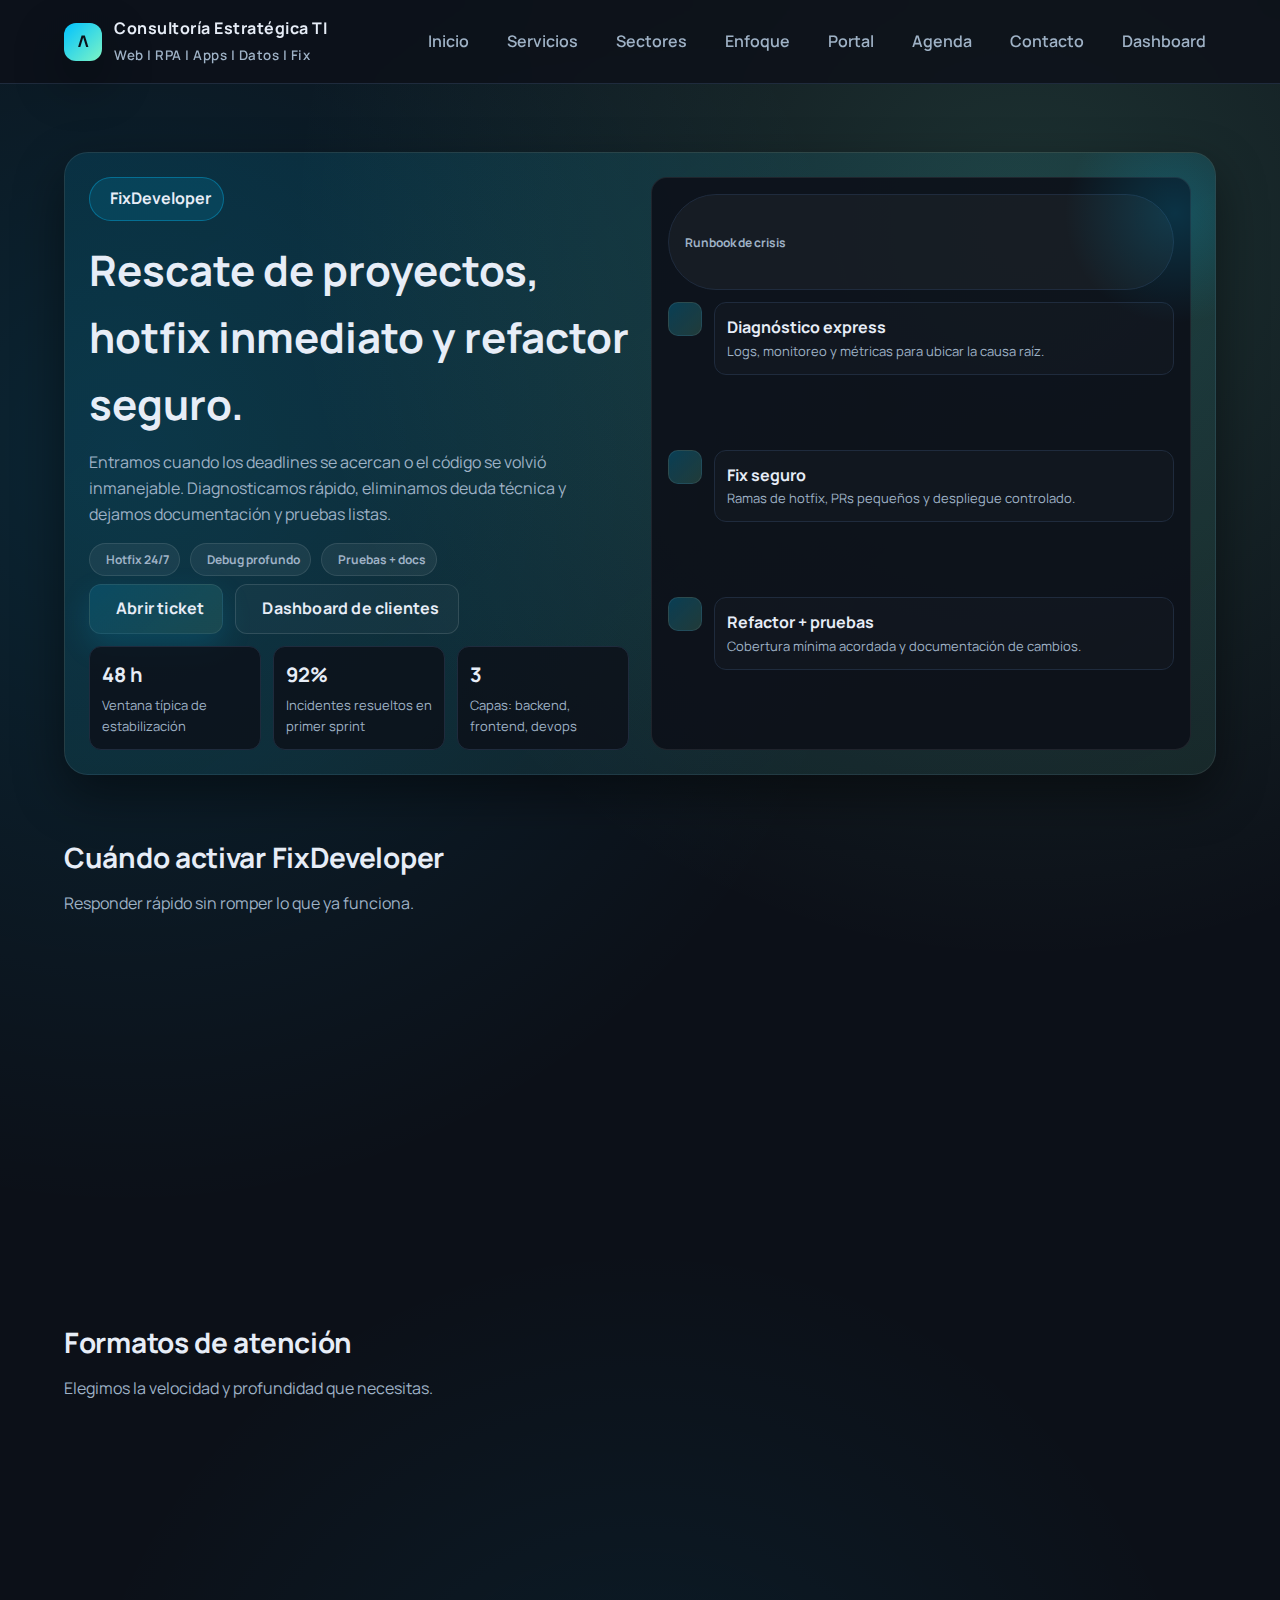
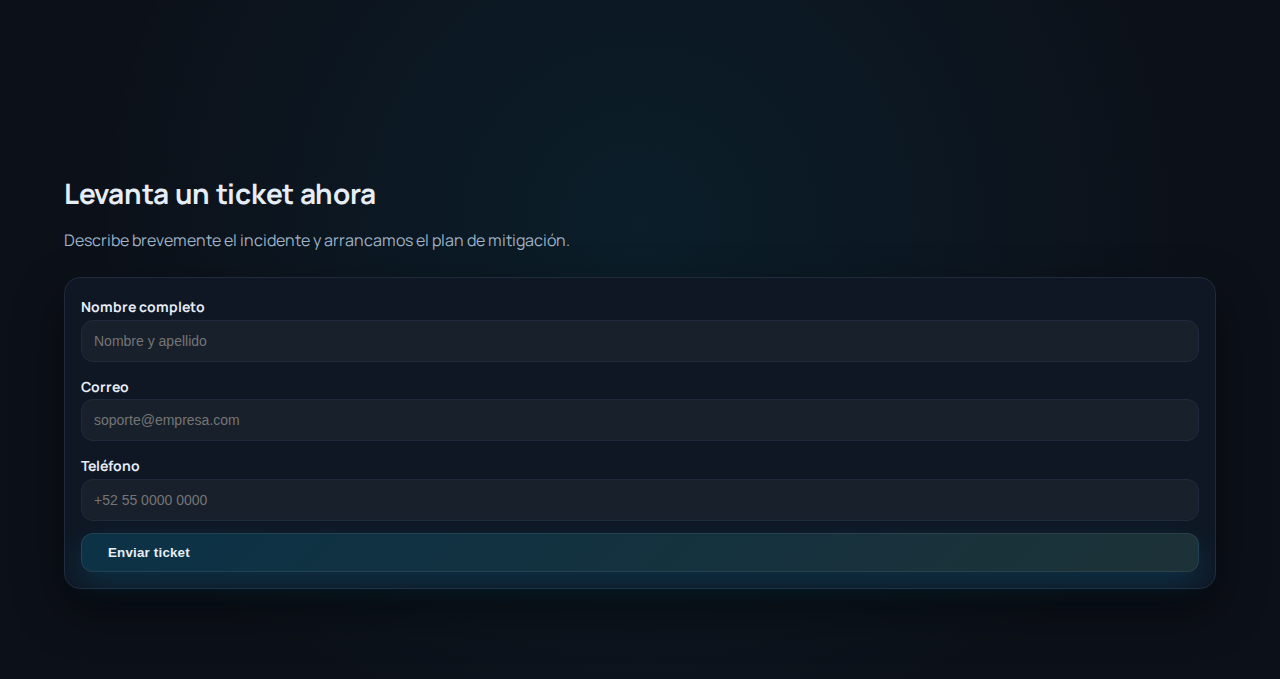
<file: servicio-fixdeveloper.html>
<!DOCTYPE html>
<html lang="es">
<head>
  <meta charset="UTF-8">
  <meta name="viewport" content="width=device-width, initial-scale=1.0">
  <title>FixDeveloper | Consultoría TI</title>
  <link rel="preconnect" href="https://fonts.googleapis.com">
  <link rel="preconnect" href="https://fonts.gstatic.com" crossorigin>
  <link href="https://fonts.googleapis.com/css2?family=Manrope:wght@400;500;600;700&display=swap" rel="stylesheet">
  <link rel="stylesheet" href="https://cdnjs.cloudflare.com/ajax/libs/font-awesome/6.5.1/css/all.min.css" integrity="sha512-DTOQO9RWCH3ppGqcWaEA1BIZOC6xxalwEsw9c2QQeAIa7WvE6lY1XGMXW50nD0Wf0U6JkP7+YlJJo3uE1x04wA==" crossorigin="anonymous" referrerpolicy="no-referrer" />
  <link rel="stylesheet" href="style.css">
</head>
<body>
  <header>
    <nav>
      <div class="logo">
        <div class="logo-mark">Λ</div>
        <div>
          <div>Consultoría Estratégica TI</div>
          <small style="color: var(--muted); font-weight: 600;">Web | RPA | Apps | Datos | Fix</small>
        </div>
      </div>
      <div class="nav-links">
        <a href="index.html">Inicio</a>
        <a href="servicios.html">Servicios</a>
        <a href="sectores.html">Sectores</a>
        <a href="metodo.html">Enfoque</a>
        <a href="portal.html">Portal</a>
        <a href="agenda.html">Agenda</a>
        <a href="contacto.html">Contacto</a>
        <a href="dashboard.php">Dashboard</a>
      </div>
    </nav>
  </header>

  <main class="page">
    <section class="service-hero">
      <div>
        <div class="tagline"><i class="fa-solid fa-screwdriver-wrench"></i> FixDeveloper</div>
        <h1>Rescate de proyectos, hotfix inmediato y refactor seguro.</h1>
        <p>Entramos cuando los deadlines se acercan o el código se volvió inmanejable. Diagnosticamos rápido, eliminamos deuda técnica y dejamos documentación y pruebas listas.</p>
        <div class="service-meta">
          <span class="pill"><i class="fa-solid fa-fire-extinguisher"></i>Hotfix 24/7</span>
          <span class="pill"><i class="fa-solid fa-bug-slash"></i>Debug profundo</span>
          <span class="pill"><i class="fa-solid fa-file-shield"></i>Pruebas + docs</span>
        </div>
        <div class="service-cta">
          <a class="btn" href="agenda.html"><i class="fa-solid fa-ticket"></i>Abrir ticket</a>
          <a class="btn ghost" href="dashboard.php"><i class="fa-solid fa-chart-area"></i>Dashboard de clientes</a>
        </div>
        <div class="service-stats">
          <div class="stat"><strong>48 h</strong><span>Ventana típica de estabilización</span></div>
          <div class="stat"><strong>92%</strong><span>Incidentes resueltos en primer sprint</span></div>
          <div class="stat"><strong>3</strong><span>Capas: backend, frontend, devops</span></div>
        </div>
      </div>
      <div class="service-visual">
        <div class="pill"><i class="fa-solid fa-traffic-light"></i>Runbook de crisis</div>
        <div class="timeline-step">
          <div class="bullet"><i class="fa-solid fa-stopwatch"></i></div>
          <div class="body">
            <strong>Diagnóstico express</strong>
            <div class="helper">Logs, monitoreo y métricas para ubicar la causa raíz.</div>
          </div>
        </div>
        <div class="timeline-step">
          <div class="bullet"><i class="fa-solid fa-code-branch"></i></div>
          <div class="body">
            <strong>Fix seguro</strong>
            <div class="helper">Ramas de hotfix, PRs pequeños y despliegue controlado.</div>
          </div>
        </div>
        <div class="timeline-step">
          <div class="bullet"><i class="fa-solid fa-shield"></i></div>
          <div class="body">
            <strong>Refactor + pruebas</strong>
            <div class="helper">Cobertura mínima acordada y documentación de cambios.</div>
          </div>
        </div>
      </div>
    </section>

    <section>
      <h2>Cuándo activar FixDeveloper</h2>
      <p class="lead">Responder rápido sin romper lo que ya funciona.</p>
      <div class="feature-grid">
        <div class="feature-card">
          <div class="tag">Producción</div>
          <h3>Incidentes críticos</h3>
          <p>Outages, fallas de rendimiento o bugs que bloquean operación.</p>
        </div>
        <div class="feature-card">
          <div class="tag">Código heredado</div>
          <h3>Modernización</h3>
          <p>Refactor de servicios, modularización y actualización de dependencias.</p>
        </div>
        <div class="feature-card">
          <div class="tag">Release</div>
          <h3>Endgame de sprint</h3>
          <p>Refinamiento final, QA exploratorio y hardening de seguridad.</p>
        </div>
        <div class="feature-card">
          <div class="tag">DevOps</div>
          <h3>CI/CD y observabilidad</h3>
          <p>Pipelines reproducibles, tests automáticos y dashboards.</p>
        </div>
      </div>
    </section>

    <section>
      <h2>Formatos de atención</h2>
      <p class="lead">Elegimos la velocidad y profundidad que necesitas.</p>
      <div class="pricing-grid">
        <div class="price-card">
          <span class="badge success"><i class="fa-solid fa-clock"></i>Express</span>
          <h3>Hotfix 48h</h3>
          <div class="price">$9,800 MXN</div>
          <ul>
            <li>Diagnóstico y fix acotado</li>
            <li>Validación con pruebas rápidas</li>
            <li>Checklist post mortem</li>
          </ul>
        </div>
        <div class="price-card">
          <span class="badge warning"><i class="fa-solid fa-hammer"></i>Stabilize</span>
          <h3>Estabilización 1-2 semanas</h3>
          <div class="price">$24,000 MXN</div>
          <ul>
            <li>Backlog de bugs priorizado</li>
            <li>Refactor focalizado</li>
            <li>Monitoreo y alertas</li>
          </ul>
        </div>
        <div class="price-card">
          <span class="badge danger"><i class="fa-solid fa-building-shield"></i>Rescate</span>
          <h3>Rescate de proyecto</h3>
          <div class="price">$42,000 MXN</div>
          <ul>
            <li>Auditoría de arquitectura</li>
            <li>Roadmap de modernización</li>
            <li>Coaching a tu equipo</li>
          </ul>
        </div>
      </div>
    </section>

    <section>
      <h2>Levanta un ticket ahora</h2>
      <p class="lead">Describe brevemente el incidente y arrancamos el plan de mitigación.</p>
      <div class="mini-form">
        <form action="agenda.php" method="post">
          <div>
            <label for="nombre">Nombre completo</label>
            <input id="nombre" name="nombre" type="text" placeholder="Nombre y apellido" required>
          </div>
          <div>
            <label for="correo">Correo</label>
            <input id="correo" name="correo" type="email" placeholder="soporte@empresa.com" required>
          </div>
          <div>
            <label for="telefono">Teléfono</label>
            <input id="telefono" name="telefono" type="tel" placeholder="+52 55 0000 0000" required>
          </div>
          <input type="hidden" name="servicio" value="Fix developer">
          <button class="btn" type="submit"><i class="fa-solid fa-screwdriver-wrench"></i>Enviar ticket</button>
        </form>
      </div>
    </section>
  </main>
  <script src="app.js"></script>
</body>
</html>
</file>
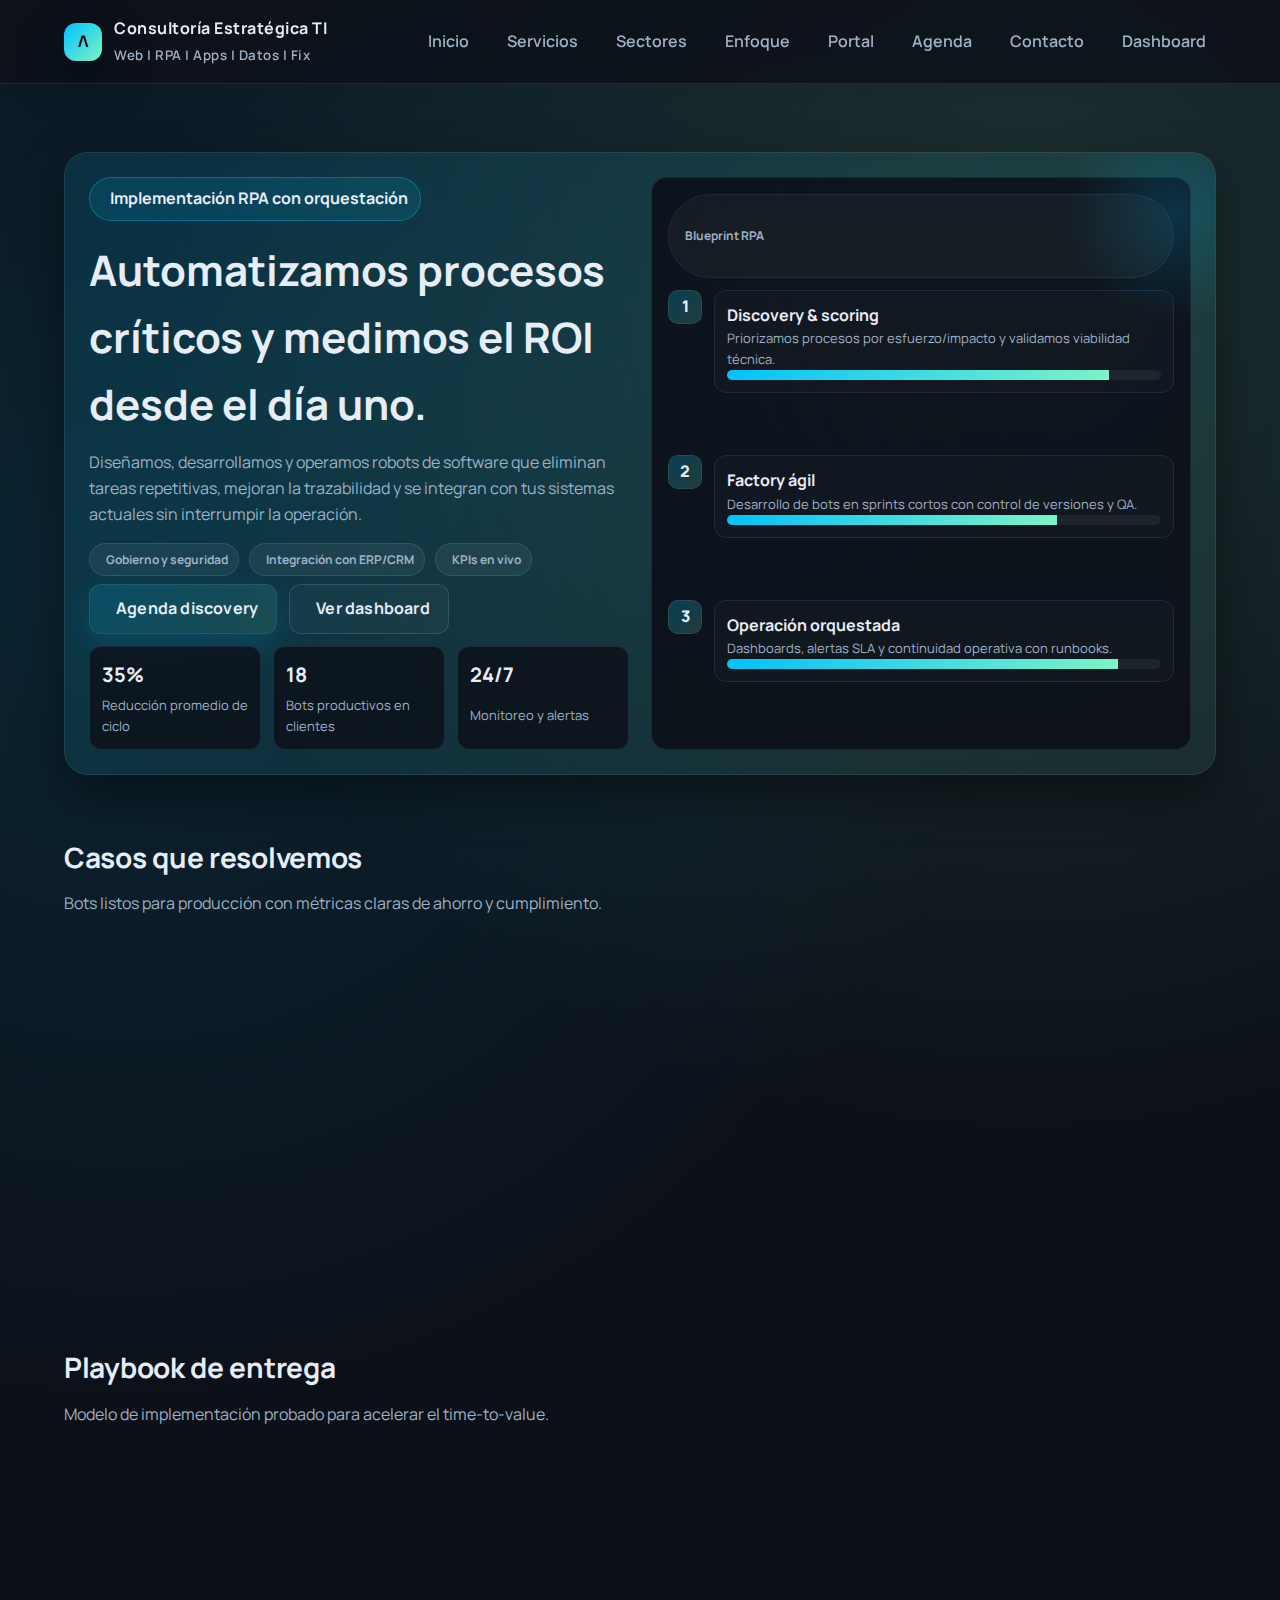
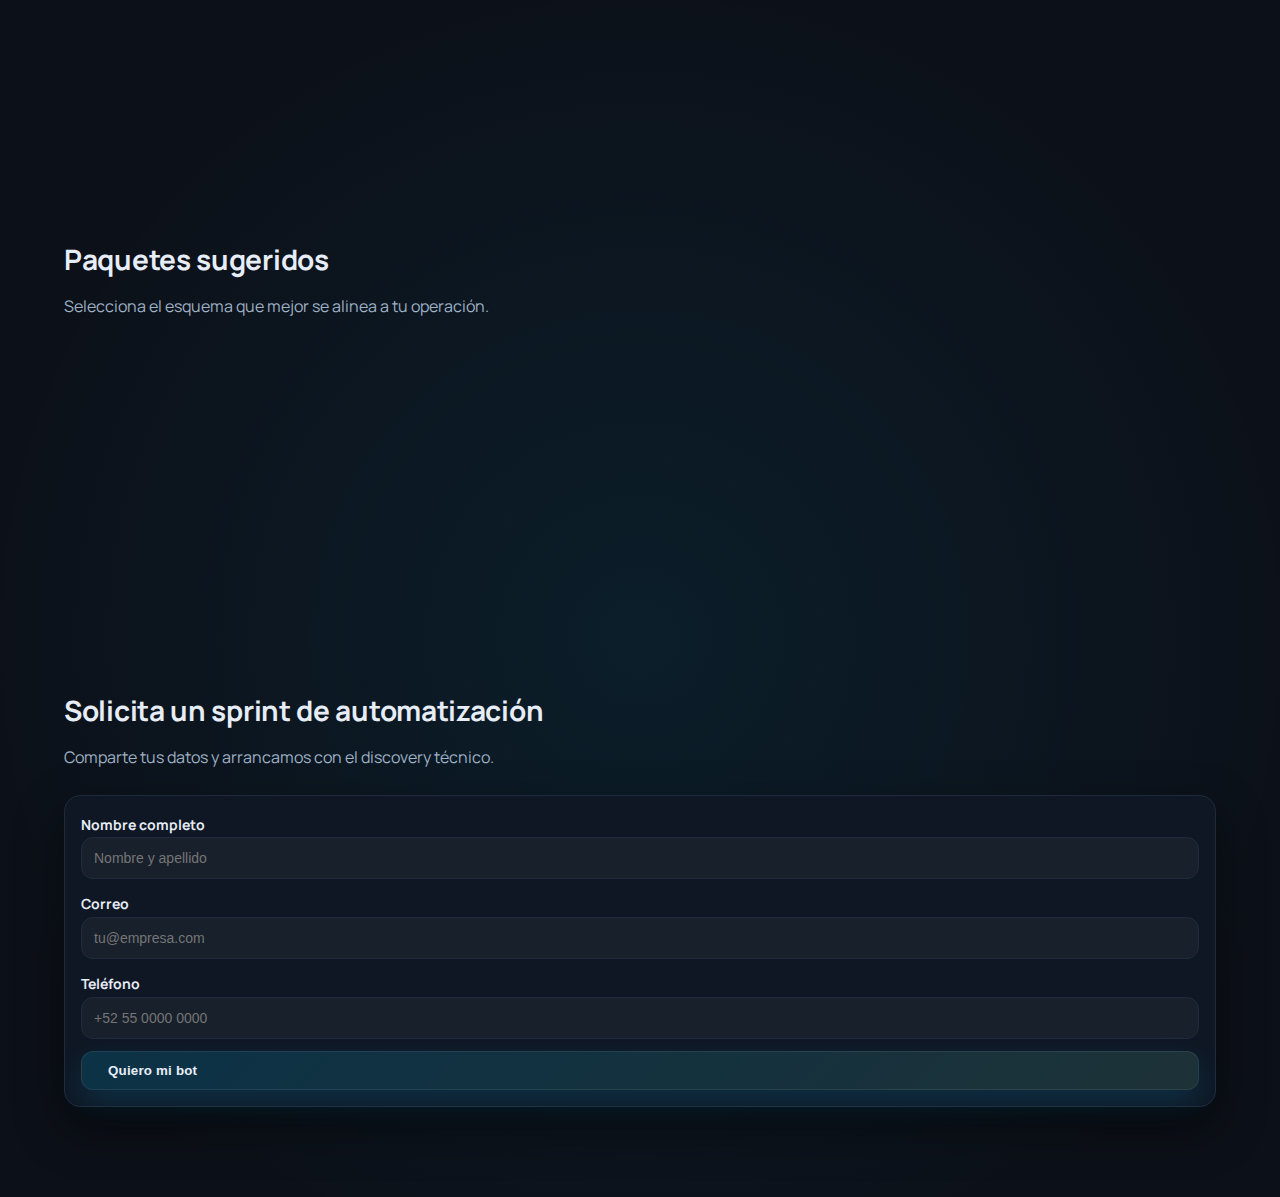
<file: servicio-rpa.html>
<!DOCTYPE html>
<html lang="es">
<head>
  <meta charset="UTF-8">
  <meta name="viewport" content="width=device-width, initial-scale=1.0">
  <title>Implementación RPA | Consultoría Estratégica TI</title>
  <link rel="preconnect" href="https://fonts.googleapis.com">
  <link rel="preconnect" href="https://fonts.gstatic.com" crossorigin>
  <link href="https://fonts.googleapis.com/css2?family=Manrope:wght@400;500;600;700&display=swap" rel="stylesheet">
  <link rel="stylesheet" href="https://cdnjs.cloudflare.com/ajax/libs/font-awesome/6.5.1/css/all.min.css" integrity="sha512-DTOQO9RWCH3ppGqcWaEA1BIZOC6xxalwEsw9c2QQeAIa7WvE6lY1XGMXW50nD0Wf0U6JkP7+YlJJo3uE1x04wA==" crossorigin="anonymous" referrerpolicy="no-referrer" />
  <link rel="stylesheet" href="style.css">
</head>
<body>
  <header>
    <nav>
      <div class="logo">
        <div class="logo-mark">Λ</div>
        <div>
          <div>Consultoría Estratégica TI</div>
          <small style="color: var(--muted); font-weight: 600;">Web | RPA | Apps | Datos | Fix</small>
        </div>
      </div>
      <div class="nav-links">
        <a href="index.html">Inicio</a>
        <a href="servicios.html">Servicios</a>
        <a href="sectores.html">Sectores</a>
        <a href="metodo.html">Enfoque</a>
        <a href="portal.html">Portal</a>
        <a href="agenda.html">Agenda</a>
        <a href="contacto.html">Contacto</a>
        <a href="dashboard.php">Dashboard</a>
      </div>
    </nav>
  </header>

  <main class="page">
    <section class="service-hero">
      <div>
        <div class="tagline"><i class="fa-solid fa-robot"></i> Implementación RPA con orquestación</div>
        <h1>Automatizamos procesos críticos y medimos el ROI desde el día uno.</h1>
        <p>Diseñamos, desarrollamos y operamos robots de software que eliminan tareas repetitivas, mejoran la trazabilidad y se integran con tus sistemas actuales sin interrumpir la operación.</p>
        <div class="service-meta">
          <span class="pill"><i class="fa-solid fa-shield-check"></i>Gobierno y seguridad</span>
          <span class="pill"><i class="fa-solid fa-diagram-project"></i>Integración con ERP/CRM</span>
          <span class="pill"><i class="fa-solid fa-gauge-high"></i>KPIs en vivo</span>
        </div>
        <div class="service-cta">
          <a class="btn" href="agenda.html"><i class="fa-solid fa-calendar-check"></i>Agenda discovery</a>
          <a class="btn ghost" href="dashboard.php"><i class="fa-solid fa-chart-pie"></i>Ver dashboard</a>
        </div>
        <div class="service-stats">
          <div class="stat"><strong>35%</strong><span>Reducción promedio de ciclo</span></div>
          <div class="stat"><strong>18</strong><span>Bots productivos en clientes</span></div>
          <div class="stat"><strong>24/7</strong><span>Monitoreo y alertas</span></div>
        </div>
      </div>
      <div class="service-visual">
        <div class="pill"><i class="fa-solid fa-sitemap"></i>Blueprint RPA</div>
        <div class="timeline-step">
          <div class="bullet">1</div>
          <div class="body">
            <strong>Discovery & scoring</strong>
            <div class="helper">Priorizamos procesos por esfuerzo/impacto y validamos viabilidad técnica.</div>
            <div class="progress"><span style="width:88%"></span></div>
          </div>
        </div>
        <div class="timeline-step">
          <div class="bullet">2</div>
          <div class="body">
            <strong>Factory ágil</strong>
            <div class="helper">Desarrollo de bots en sprints cortos con control de versiones y QA.</div>
            <div class="progress"><span style="width:76%"></span></div>
          </div>
        </div>
        <div class="timeline-step">
          <div class="bullet">3</div>
          <div class="body">
            <strong>Operación orquestada</strong>
            <div class="helper">Dashboards, alertas SLA y continuidad operativa con runbooks.</div>
            <div class="progress"><span style="width:90%"></span></div>
          </div>
        </div>
      </div>
    </section>

    <section>
      <h2>Casos que resolvemos</h2>
      <p class="lead">Bots listos para producción con métricas claras de ahorro y cumplimiento.</p>
      <div class="feature-grid">
        <div class="feature-card">
          <div class="tag">Finanzas</div>
          <h3>Conciliación y facturación</h3>
          <p>Captura y validación automática de facturas, timbrado y envío de reportes de cierre.</p>
        </div>
        <div class="feature-card">
          <div class="tag">Operaciones</div>
          <h3>Altas y bajas masivas</h3>
          <p>Automatización de movimientos en ERP/CRM con control de errores y bitácoras.</p>
        </div>
        <div class="feature-card">
          <div class="tag">Datos</div>
          <h3>ETL liviano</h3>
          <p>Normalización de archivos planos, validación de calidad y carga a lago de datos.</p>
        </div>
        <div class="feature-card">
          <div class="tag">Soporte</div>
          <h3>Tickets y SLA</h3>
          <p>Clasificación automática de tickets, respuestas rápidas y actualización de estados.</p>
        </div>
      </div>
    </section>

    <section>
      <h2>Playbook de entrega</h2>
      <p class="lead">Modelo de implementación probado para acelerar el time-to-value.</p>
      <div class="timeline">
        <div class="timeline-step">
          <div class="bullet"><i class="fa-solid fa-microscope"></i></div>
          <div class="body">
            <strong>Assessment de procesos (1-2 semanas)</strong>
            <div class="helper">Mapeo, scoring y pipeline priorizado.</div>
          </div>
        </div>
        <div class="timeline-step">
          <div class="bullet"><i class="fa-solid fa-gear"></i></div>
          <div class="body">
            <strong>Setup de fábrica</strong>
            <div class="helper">Repositorios, estándares de desarrollo, pruebas y seguridad.</div>
          </div>
        </div>
        <div class="timeline-step">
          <div class="bullet"><i class="fa-solid fa-laptop-code"></i></div>
          <div class="body">
            <strong>Sprints de bots</strong>
            <div class="helper">Entrega iterativa con KPIs de productividad y estabilidad.</div>
          </div>
        </div>
        <div class="timeline-step">
          <div class="bullet"><i class="fa-solid fa-signal"></i></div>
          <div class="body">
            <strong>Operación & soporte</strong>
            <div class="helper">Monitoreo, alertas, continuidad y mejora continua.</div>
          </div>
        </div>
      </div>
    </section>

    <section>
      <h2>Paquetes sugeridos</h2>
      <p class="lead">Selecciona el esquema que mejor se alinea a tu operación.</p>
      <div class="pricing-grid">
        <div class="price-card">
          <span class="badge success"><i class="fa-solid fa-bolt"></i>Starter</span>
          <h3>Bot rápido</h3>
          <div class="price">$18,000 MXN</div>
          <ul>
            <li>1 proceso prioritario</li>
            <li>Entrega en 3 semanas</li>
            <li>Monitoreo básico y bitácoras</li>
          </ul>
        </div>
        <div class="price-card">
          <span class="badge warning"><i class="fa-solid fa-layer-group"></i>Escalable</span>
          <h3>Fábrica de bots</h3>
          <div class="price">$45,000 MXN</div>
          <ul>
            <li>Backlog de 3-5 procesos</li>
            <li>Orquestación y versiones</li>
            <li>KPIs de ahorro y SLA</li>
          </ul>
        </div>
        <div class="price-card">
          <span class="badge danger"><i class="fa-solid fa-shield-halved"></i>Operación</span>
          <h3>24/7 Gobernado</h3>
          <div class="price">$62,000 MXN</div>
          <ul>
            <li>Soporte 24/7 y continuidad</li>
            <li>Hardening, roles y bitácoras</li>
            <li>Reporte ejecutivo mensual</li>
          </ul>
        </div>
      </div>
    </section>

    <section>
      <h2>Solicita un sprint de automatización</h2>
      <p class="lead">Comparte tus datos y arrancamos con el discovery técnico.</p>
      <div class="mini-form">
        <form action="agenda.php" method="post">
          <div>
            <label for="nombre">Nombre completo</label>
            <input id="nombre" name="nombre" type="text" placeholder="Nombre y apellido" required>
          </div>
          <div>
            <label for="correo">Correo</label>
            <input id="correo" name="correo" type="email" placeholder="tu@empresa.com" required>
          </div>
          <div>
            <label for="telefono">Teléfono</label>
            <input id="telefono" name="telefono" type="tel" placeholder="+52 55 0000 0000" required>
          </div>
          <input type="hidden" name="servicio" value="Implementación RPA">
          <button class="btn" type="submit"><i class="fa-solid fa-paper-plane"></i>Quiero mi bot</button>
        </form>
      </div>
    </section>
  </main>
  <script src="app.js"></script>
</body>
</html>
</file>
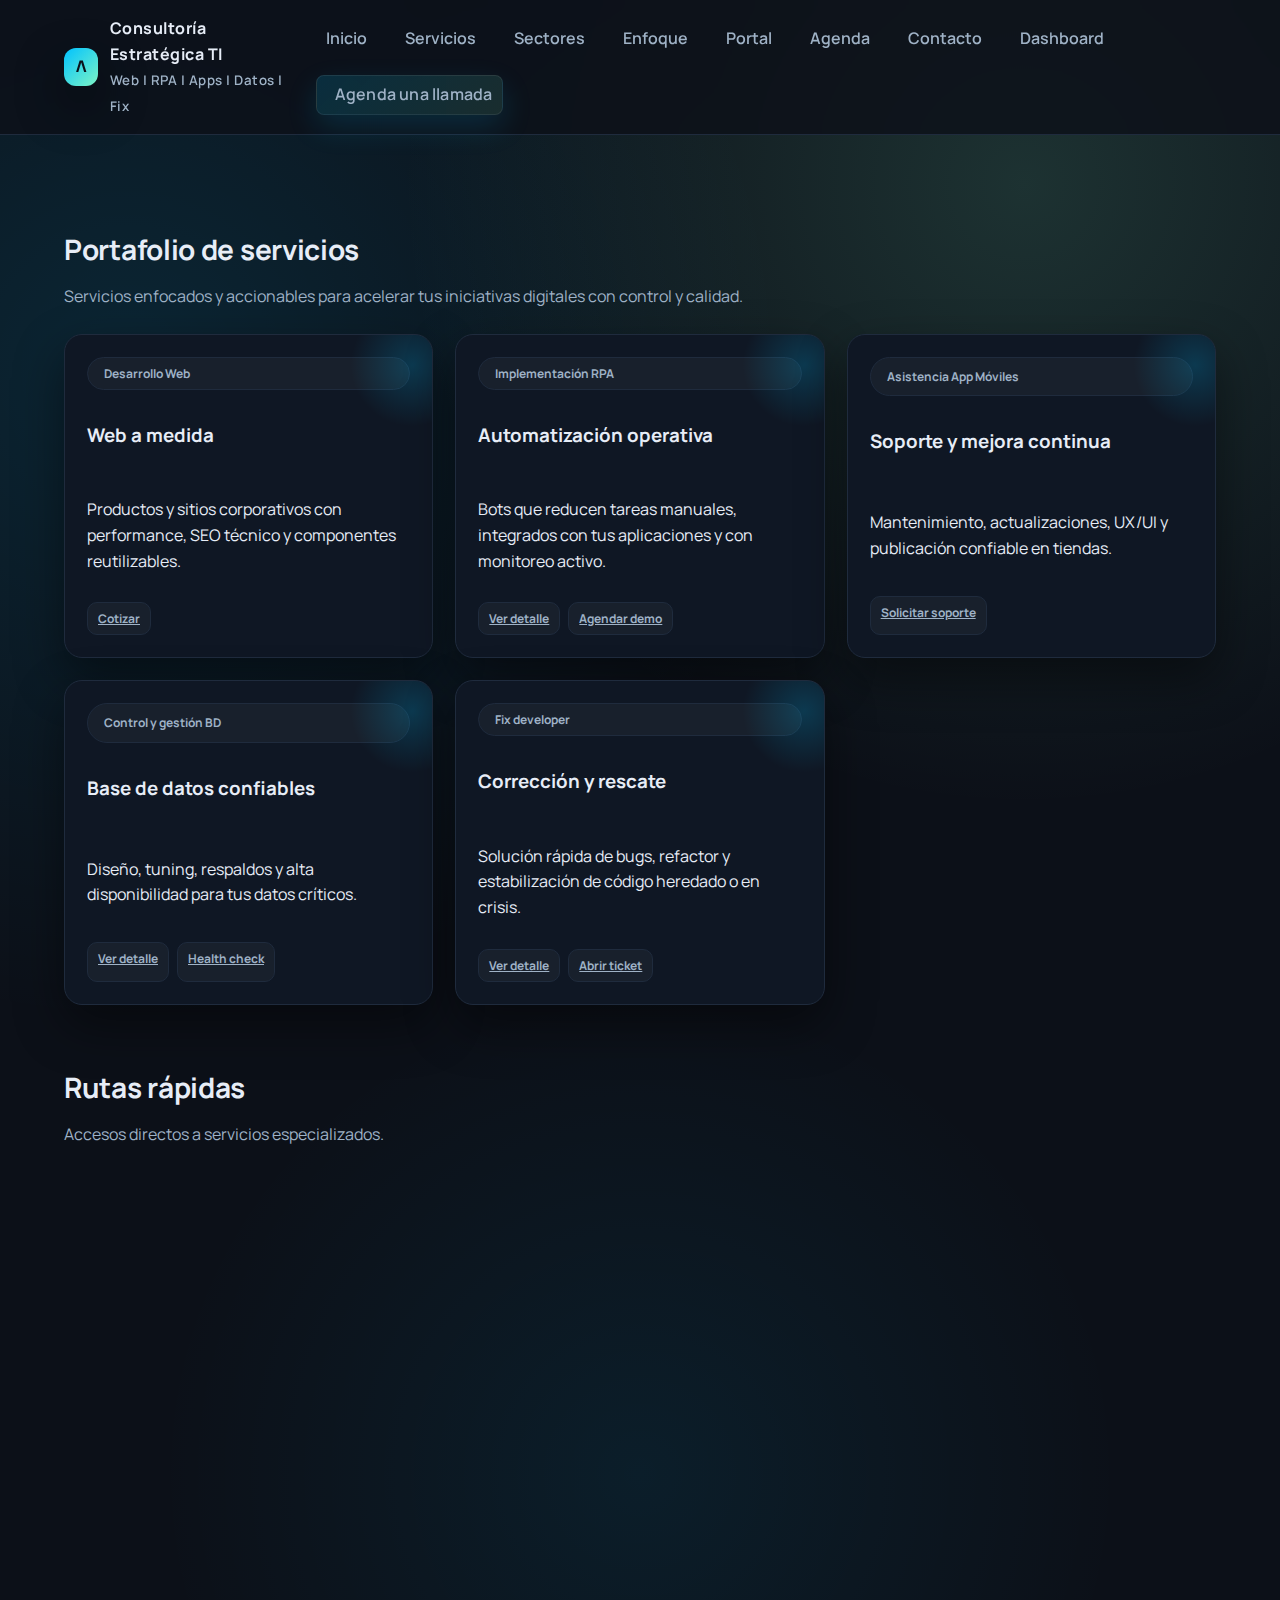
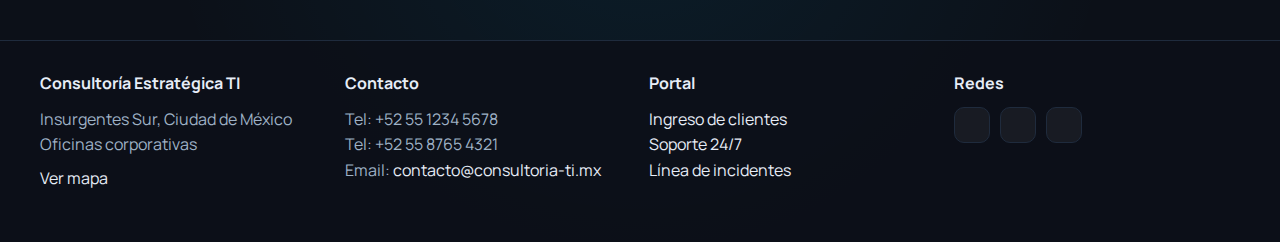
<file: servicios.html>
<!DOCTYPE html>
<html lang="es">
<head>
  <meta charset="UTF-8">
  <meta name="viewport" content="width=device-width, initial-scale=1.0">
  <title>Servicios | Consultoría Estratégica TI</title>
  <link rel="preconnect" href="https://fonts.googleapis.com">
  <link rel="preconnect" href="https://fonts.gstatic.com" crossorigin>
  <link href="https://fonts.googleapis.com/css2?family=Manrope:wght@400;500;600;700&display=swap" rel="stylesheet">
  <link rel="stylesheet" href="https://cdnjs.cloudflare.com/ajax/libs/font-awesome/6.5.1/css/all.min.css" integrity="sha512-DTOQO9RWCH3ppGqcWaEA1BIZOC6xxalwEsw9c2QQeAIa7WvE6lY1XGMXW50nD0Wf0U6JkP7+YlJJo3uE1x04wA==" crossorigin="anonymous" referrerpolicy="no-referrer" />
  <link rel="stylesheet" href="style.css">
</head>
<body>
  <header>
    <nav>
      <div class="logo">
        <div class="logo-mark">Λ</div>
        <div>
          <div>Consultoría Estratégica TI</div>
          <small style="color: var(--muted); font-weight: 600;">Web | RPA | Apps | Datos | Fix</small>
        </div>
      </div>
      <div class="nav-links">
        <a href="index.html">Inicio</a>
        <a href="servicios.html">Servicios</a>
        <a href="sectores.html">Sectores</a>
        <a href="metodo.html">Enfoque</a>
        <a href="portal.html">Portal</a>
        <a href="agenda.html">Agenda</a>
        <a href="contacto.html">Contacto</a>
        <a href="dashboard.php">Dashboard</a>
        <a class="btn" href="agenda.html"><i class="fa-solid fa-calendar-check"></i>Agenda una llamada</a>
      </div>
    </nav>
  </header>

  <main class="page">
    <section>
      <h2>Portafolio de servicios</h2>
      <p class="lead">Servicios enfocados y accionables para acelerar tus iniciativas digitales con control y calidad.</p>
      <div class="cards">
        <div class="card">
          <div class="pill"><i class="fa-solid fa-code"></i>Desarrollo Web</div>
          <h3>Web a medida</h3>
          <p>Productos y sitios corporativos con performance, SEO técnico y componentes reutilizables.</p>
          <div class="chips">
            <a class="chip" href="agenda.html">Cotizar</a>
          </div>
        </div>
        <div class="card">
          <div class="pill"><i class="fa-solid fa-robot"></i>Implementación RPA</div>
          <h3>Automatización operativa</h3>
          <p>Bots que reducen tareas manuales, integrados con tus aplicaciones y con monitoreo activo.</p>
          <div class="chips">
            <a class="chip" href="servicio-rpa.html">Ver detalle</a>
            <a class="chip" href="agenda.html">Agendar demo</a>
          </div>
        </div>
        <div class="card">
          <div class="pill"><i class="fa-solid fa-mobile-screen"></i>Asistencia App Móviles</div>
          <h3>Soporte y mejora continua</h3>
          <p>Mantenimiento, actualizaciones, UX/UI y publicación confiable en tiendas.</p>
          <div class="chips">
            <a class="chip" href="agenda.html">Solicitar soporte</a>
          </div>
        </div>
        <div class="card">
          <div class="pill"><i class="fa-solid fa-database"></i>Control y gestión BD</div>
          <h3>Base de datos confiables</h3>
          <p>Diseño, tuning, respaldos y alta disponibilidad para tus datos críticos.</p>
          <div class="chips">
            <a class="chip" href="servicio-bd.html">Ver detalle</a>
            <a class="chip" href="agenda.html">Health check</a>
          </div>
        </div>
        <div class="card">
          <div class="pill"><i class="fa-solid fa-screwdriver-wrench"></i>Fix developer</div>
          <h3>Corrección y rescate</h3>
          <p>Solución rápida de bugs, refactor y estabilización de código heredado o en crisis.</p>
          <div class="chips">
            <a class="chip" href="servicio-fixdeveloper.html">Ver detalle</a>
            <a class="chip" href="agenda.html">Abrir ticket</a>
          </div>
        </div>
      </div>
    </section>

    <section>
      <h2>Rutas rápidas</h2>
      <p class="lead">Accesos directos a servicios especializados.</p>
      <div class="cards">
        <div class="card">
          <div class="pill"><i class="fa-solid fa-robot"></i>RPA</div>
          <h3>Automatización con métricas</h3>
          <p>Blueprint completo con orquestación y seguimiento de ROI.</p>
          <div class="chips">
            <a class="chip" href="servicio-rpa.html">Ir a RPA</a>
          </div>
        </div>
        <div class="card">
          <div class="pill"><i class="fa-solid fa-database"></i>Soporte BD</div>
          <h3>Salud y rendimiento</h3>
          <p>Optimización y continuidad operativa para bases de datos críticas.</p>
          <div class="chips">
            <a class="chip" href="servicio-bd.html">Ir a BD</a>
          </div>
        </div>
        <div class="card">
          <div class="pill"><i class="fa-solid fa-screwdriver-wrench"></i>FixDeveloper</div>
          <h3>Rescate de proyectos</h3>
          <p>Corrección de bugs y estabilización de código heredado.</p>
          <div class="chips">
            <a class="chip" href="servicio-fixdeveloper.html">Ir a FixDeveloper</a>
          </div>
        </div>
      </div>
    </section>
  </main>

  <footer>
    <div class="footer-grid">
      <div>
        <h4>Consultoría Estratégica TI</h4>
        <div>Insurgentes Sur, Ciudad de México</div>
        <div>Oficinas corporativas</div>
        <div style="margin-top: 8px;"><a href="https://maps.google.com/?q=Insurgentes+Sur,+Ciudad+de+Mexico" target="_blank" rel="noopener">Ver mapa</a></div>
      </div>
      <div>
        <h4>Contacto</h4>
        <div>Tel: +52 55 1234 5678</div>
        <div>Tel: +52 55 8765 4321</div>
        <div>Email: <a href="mailto:contacto@consultoria-ti.mx">contacto@consultoria-ti.mx</a></div>
      </div>
      <div>
        <h4>Portal</h4>
        <div><a href="portal.html">Ingreso de clientes</a></div>
        <div><a href="mailto:soporte@consultoria-ti.mx">Soporte 24/7</a></div>
        <div><a href="tel:+525512345678">Línea de incidentes</a></div>
      </div>
      <div>
        <h4>Redes</h4>
        <div class="social">
          <a href="#" aria-label="LinkedIn"><i class="fab fa-linkedin-in"></i></a>
          <a href="#" aria-label="Twitter"><i class="fab fa-x-twitter"></i></a>
          <a href="#" aria-label="YouTube"><i class="fab fa-youtube"></i></a>
        </div>
      </div>
    </div>
  </footer>

  <script src="app.js"></script>
</body>
</html>
</file>
<file: style.css>
:root {
      --bg: #0c1018;
      --panel: #111926;
      --card: #0f1724;
      --line: #1f2b3d;
      --primary: #00c2ff;
      --accent: #7df4c5;
      --success: #7df4c5;
      --warning: #ffb866;
      --danger: #ff7b7b;
      --text: #e7edf7;
      --muted: #9fb2c6;
      --shadow: 0 20px 50px rgba(0, 0, 0, 0.45);
    }
    * { box-sizing: border-box; }
    body {
      margin: 0;
      font-family: 'Manrope', system-ui, -apple-system, sans-serif;
      background: radial-gradient(circle at 10% 20%, rgba(0, 194, 255, 0.12), transparent 35%),
                  radial-gradient(circle at 80% 10%, rgba(125, 244, 197, 0.15), transparent 32%),
                  radial-gradient(circle at 50% 80%, rgba(0, 194, 255, 0.08), transparent 30%),
                  var(--bg);
      color: var(--text);
      line-height: 1.6;
      min-height: 100vh;
    }
    header {
      position: sticky;
      top: 0;
      z-index: 20;
      backdrop-filter: blur(12px);
      background: rgba(12, 16, 24, 0.82);
      border-bottom: 1px solid var(--line);
    }
    nav {
      max-width: 1200px;
      margin: 0 auto;
      padding: 16px 24px;
      display: flex;
      align-items: center;
      justify-content: space-between;
      gap: 16px;
    }
    .logo {
      display: flex;
      align-items: center;
      gap: 12px;
      font-weight: 700;
      letter-spacing: 0.5px;
      color: var(--text);
    }
    .logo-mark {
      width: 38px;
      height: 38px;
      border-radius: 12px;
      background: linear-gradient(135deg, var(--primary), var(--accent));
      display: grid;
      place-items: center;
      color: #0b111a;
      font-weight: 800;
      box-shadow: var(--shadow);
    }
    .nav-links {
      display: flex;
      gap: 18px;
      align-items: center;
      flex-wrap: wrap;
    }
    .nav-links a {
      color: var(--muted);
      text-decoration: none;
      font-weight: 600;
      padding: 6px 10px;
      border-radius: 8px;
      transition: color 0.25s, background 0.25s;
    }
    .nav-links a:hover {
      color: var(--text);
      background: rgba(255, 255, 255, 0.04);
    }
    .btn {
      display: inline-flex;
      align-items: center;
      gap: 8px;
      padding: 11px 18px;
      border-radius: 12px;
      border: 1px solid rgba(255, 255, 255, 0.08);
      background: linear-gradient(135deg, rgba(0, 194, 255, 0.16), rgba(125, 244, 197, 0.12));
      color: var(--text);
      font-weight: 700;
      letter-spacing: 0.2px;
      text-decoration: none;
      transition: transform 0.2s, box-shadow 0.3s, border 0.2s;
      box-shadow: 0 12px 30px rgba(0, 194, 255, 0.15);
    }
    .btn:hover {
      transform: translateY(-2px);
      border-color: rgba(255, 255, 255, 0.18);
      box-shadow: 0 16px 40px rgba(0, 194, 255, 0.26);
    }
    .btn.ghost {
      background: rgba(255, 255, 255, 0.03);
      border-color: rgba(255, 255, 255, 0.12);
      box-shadow: none;
    }
    .btn.ghost:hover { box-shadow: 0 10px 26px rgba(0, 194, 255, 0.18); }
    main { max-width: 1200px; margin: 0 auto; padding: 40px 24px 80px; }
    .hero {
      display: grid;
      grid-template-columns: repeat(auto-fit, minmax(320px, 1fr));
      gap: 30px;
      align-items: center;
      padding: 40px 0 20px;
    }
    .hero h1 {
      font-size: clamp(32px, 5vw, 46px);
      margin: 0 0 14px;
      letter-spacing: -0.5px;
    }
    .hero p { color: var(--muted); margin-bottom: 18px; }
    .tagline {
      display: inline-flex;
      align-items: center;
      gap: 8px;
      padding: 8px 12px;
      border-radius: 999px;
      background: rgba(0, 194, 255, 0.12);
      color: var(--text);
      font-weight: 700;
      margin-bottom: 12px;
      border: 1px solid rgba(0, 194, 255, 0.35);
    }
    .hero-metrics {
      display: grid;
      grid-template-columns: repeat(auto-fit, minmax(140px, 1fr));
      gap: 14px;
      margin-top: 10px;
    }
    .metric {
      padding: 14px 16px;
      background: rgba(255, 255, 255, 0.02);
      border: 1px solid var(--line);
      border-radius: 12px;
      text-align: left;
    }
    .metric strong { display: block; font-size: 18px; color: var(--text); }
    .metric span { color: var(--muted); font-size: 13px; }
    .hero-visual {
      background: linear-gradient(135deg, rgba(0, 194, 255, 0.18), rgba(125, 244, 197, 0.12));
      border: 1px solid rgba(255, 255, 255, 0.06);
      border-radius: 20px;
      padding: 18px;
      box-shadow: var(--shadow);
      position: relative;
      overflow: hidden;
    }
    .hero-visual .orb {
      position: absolute;
      filter: blur(28px);
      opacity: 0.5;
    }
    .orb.one { width: 180px; height: 180px; background: #00c2ff; top: -50px; right: -40px; }
    .orb.two { width: 160px; height: 160px; background: #7df4c5; bottom: -40px; left: -30px; }
    .hero-visual .panel {
      position: relative;
      background: rgba(12, 16, 24, 0.85);
      border: 1px solid rgba(255, 255, 255, 0.07);
      border-radius: 16px;
      padding: 16px;
      display: grid;
      gap: 12px;
      backdrop-filter: blur(4px);
      box-shadow: var(--shadow);
    }
    .panel .row {
      display: flex;
      justify-content: space-between;
      align-items: center;
      padding: 8px 10px;
      background: rgba(255, 255, 255, 0.02);
      border-radius: 10px;
      border: 1px solid rgba(255, 255, 255, 0.05);
      color: var(--muted);
      font-size: 14px;
    }
    .panel .row strong { color: var(--text); }
    section { margin-top: 60px; }
    section h2 {
      margin: 0 0 12px;
      font-size: 28px;
      letter-spacing: -0.3px;
    }
    section p.lead { color: var(--muted); margin: 0 0 24px; max-width: 720px; }
    .cards {
      display: grid;
      grid-template-columns: repeat(auto-fit, minmax(280px, 1fr));
      gap: 22px;
    }
    .card {
      background: var(--card);
      border: 1px solid var(--line);
      border-radius: 18px;
      padding: 22px;
      box-shadow: var(--shadow);
      display: grid;
      gap: 12px;
      position: relative;
      overflow: hidden;
      transition: transform 0.25s ease, border 0.25s ease, box-shadow 0.3s ease;
    }
    .card:hover {
      transform: translateY(-4px);
      border-color: rgba(255, 255, 255, 0.16);
      box-shadow: 0 22px 60px rgba(0, 0, 0, 0.5);
    }
    .card::after {
      content: '';
      position: absolute;
      width: 140px;
      height: 140px;
      background: radial-gradient(circle, rgba(0, 194, 255, 0.2), transparent 62%);
      top: -40px;
      right: -50px;
      transform: rotate(18deg);
      pointer-events: none;
    }
    .card i { color: var(--primary); font-size: 18px; }
    .pill {
      display: inline-flex;
      align-items: center;
      gap: 6px;
      padding: 6px 10px;
      background: rgba(255, 255, 255, 0.04);
      border: 1px solid var(--line);
      border-radius: 999px;
      color: var(--muted);
      font-size: 12px;
      font-weight: 700;
    }
    .grid-two {
      display: grid;
      grid-template-columns: repeat(auto-fit, minmax(280px, 1fr));
      gap: 18px;
      align-items: start;
    }
    .list {
      display: grid;
      gap: 12px;
    }
    .list .item {
      display: grid;
      grid-template-columns: auto 1fr;
      gap: 10px;
      padding: 12px;
      border-radius: 12px;
      background: rgba(255, 255, 255, 0.03);
      border: 1px solid var(--line);
    }
    .list .item i { color: var(--accent); }
    .portal {
      display: grid;
      grid-template-columns: repeat(auto-fit, minmax(340px, 1fr));
      gap: 22px;
    }
    .two-up {
      display: grid;
      grid-template-columns: repeat(auto-fit, minmax(340px, 1fr));
      gap: 22px;
      align-items: start;
    }
    .alert {
      padding: 10px 12px;
      border-radius: 10px;
      border: 1px solid rgba(0, 194, 255, 0.35);
      background: rgba(0, 194, 255, 0.08);
      color: var(--text);
      font-size: 13px;
    }
    form {
      display: grid;
      gap: 12px;
    }
    label { font-weight: 700; font-size: 14px; color: var(--text); }
    input, select {
      width: 100%;
      padding: 12px 12px;
      border-radius: 12px;
      border: 1px solid var(--line);
      background: rgba(255, 255, 255, 0.04);
      color: var(--text);
      font-size: 14px;
      transition: border 0.2s, box-shadow 0.2s;
    }
    input:focus, select:focus {
      outline: none;
      border-color: rgba(0, 194, 255, 0.6);
      box-shadow: 0 0 0 4px rgba(0, 194, 255, 0.12);
    }
    .helper { color: var(--muted); font-size: 13px; }
    footer {
      margin-top: 80px;
      border-top: 1px solid var(--line);
      background: rgba(12, 16, 24, 0.9);
      padding: 30px 24px 50px;
    }
    .footer-grid {
      max-width: 1200px;
      margin: 0 auto;
      display: grid;
      grid-template-columns: repeat(auto-fit, minmax(240px, 1fr));
      gap: 18px;
      color: var(--muted);
    }
    .footer-grid h4 { margin: 0 0 10px; color: var(--text); }
    .footer-grid a { color: var(--text); text-decoration: none; }
    .social { display: flex; gap: 10px; }
    .social a {
      width: 36px;
      height: 36px;
      border-radius: 10px;
      background: rgba(255, 255, 255, 0.05);
      display: grid;
      place-items: center;
      color: var(--text);
      border: 1px solid var(--line);
      transition: transform 0.2s;
    }
    .social a:hover { transform: translateY(-2px); }

    /* Layouts reutilizables para páginas de servicio y dashboard */
    .page { max-width: 1200px; margin: 0 auto; padding: 32px 24px 90px; }
    .service-hero {
      margin-top: 36px;
      background: linear-gradient(145deg, rgba(0, 194, 255, 0.12), rgba(125, 244, 197, 0.08));
      border: 1px solid rgba(255, 255, 255, 0.08);
      border-radius: 24px;
      padding: 24px;
      display: grid;
      grid-template-columns: repeat(auto-fit, minmax(320px, 1fr));
      gap: 22px;
      position: relative;
      overflow: hidden;
      box-shadow: var(--shadow);
    }
    .service-hero::after {
      content: '';
      position: absolute;
      width: 240px;
      height: 240px;
      background: radial-gradient(circle, rgba(0, 194, 255, 0.18), transparent 65%);
      top: -60px;
      right: -80px;
      pointer-events: none;
    }
    .service-hero h1 { margin: 4px 0 12px; font-size: clamp(30px, 4vw, 42px); }
    .service-hero p { color: var(--muted); margin: 0 0 16px; }
    .service-meta { display: flex; gap: 10px; flex-wrap: wrap; }
    .service-meta .pill { background: rgba(255, 255, 255, 0.06); border-color: rgba(255, 255, 255, 0.1); }
    .service-cta { display: flex; gap: 12px; flex-wrap: wrap; margin: 8px 0 12px; }
    .service-stats {
      display: grid;
      grid-template-columns: repeat(auto-fit, minmax(150px, 1fr));
      gap: 12px;
      margin-top: 12px;
    }
    .service-stats .stat {
      background: rgba(12, 16, 24, 0.82);
      border: 1px solid var(--line);
      padding: 12px;
      border-radius: 12px;
      display: grid;
      gap: 4px;
    }
    .service-stats .stat strong { font-size: 20px; color: var(--text); }
    .service-stats .stat span { color: var(--muted); font-size: 13px; }
    .service-visual {
      background: rgba(12, 16, 24, 0.9);
      border: 1px solid rgba(255, 255, 255, 0.08);
      border-radius: 16px;
      padding: 16px;
      display: grid;
      gap: 12px;
    }
    .progress {
      width: 100%;
      height: 10px;
      border-radius: 999px;
      background: rgba(255, 255, 255, 0.06);
      overflow: hidden;
    }
    .progress span {
      display: block;
      height: 100%;
      background: linear-gradient(135deg, var(--primary), var(--accent));
    }
    .feature-grid {
      display: grid;
      grid-template-columns: repeat(auto-fit, minmax(280px, 1fr));
      gap: 18px;
    }
    .feature-card {
      background: var(--card);
      border: 1px solid var(--line);
      border-radius: 14px;
      padding: 16px;
      display: grid;
      gap: 8px;
      transition: transform 0.25s ease, border 0.25s ease;
    }
    .feature-card:hover { transform: translateY(-4px); border-color: rgba(255, 255, 255, 0.16); }
    .feature-card h3 { margin: 0; }
    .feature-card p { margin: 0; color: var(--muted); }
    .feature-card .tag { font-size: 12px; color: var(--accent); font-weight: 700; }
    .timeline { display: grid; gap: 12px; margin-top: 12px; }
    .timeline-step {
      display: grid;
      grid-template-columns: auto 1fr;
      gap: 12px;
      align-items: start;
    }
    .timeline-step .bullet {
      width: 34px; height: 34px;
      border-radius: 10px;
      background: linear-gradient(135deg, rgba(0, 194, 255, 0.25), rgba(125, 244, 197, 0.18));
      border: 1px solid rgba(255, 255, 255, 0.08);
      display: grid; place-items: center;
      font-weight: 800;
      color: var(--text);
    }
    .timeline-step .body { background: rgba(255, 255, 255, 0.02); border: 1px solid var(--line); border-radius: 12px; padding: 12px; }
    .pricing-grid {
      display: grid;
      grid-template-columns: repeat(auto-fit, minmax(260px, 1fr));
      gap: 16px;
    }
    .price-card {
      background: rgba(255, 255, 255, 0.02);
      border: 1px solid var(--line);
      border-radius: 16px;
      padding: 16px;
      display: grid;
      gap: 8px;
      position: relative;
      overflow: hidden;
      transition: transform 0.25s ease, border 0.25s ease;
    }
    .price-card:hover { transform: translateY(-4px); border-color: rgba(255, 255, 255, 0.16); }
    .price-card .price { font-size: 26px; font-weight: 800; }
    .price-card ul { margin: 0; padding-left: 18px; color: var(--muted); display: grid; gap: 6px; }
    .badge {
      display: inline-flex;
      align-items: center;
      gap: 6px;
      padding: 4px 10px;
      border-radius: 10px;
      font-size: 12px;
      font-weight: 700;
      color: var(--text);
      border: 1px solid var(--line);
    }
    .badge.success { background: rgba(125, 244, 197, 0.12); border-color: rgba(125, 244, 197, 0.4); }
    .badge.warning { background: rgba(255, 184, 102, 0.14); border-color: rgba(255, 184, 102, 0.45); }
    .badge.danger { background: rgba(255, 123, 123, 0.12); border-color: rgba(255, 123, 123, 0.38); }
    .mini-form {
      background: var(--card);
      border: 1px solid var(--line);
      border-radius: 16px;
      padding: 16px;
      display: grid;
      gap: 10px;
      box-shadow: var(--shadow);
    }
    .table-wrapper {
      width: 100%;
      overflow-x: auto;
      border-radius: 16px;
      border: 1px solid var(--line);
      background: rgba(12, 16, 24, 0.8);
      margin-top: 10px;
    }
    .table {
      width: 100%;
      border-collapse: collapse;
      margin: 0;
    }
    .table th, .table td {
      padding: 10px 12px;
      text-align: left;
      border-bottom: 1px solid var(--line);
      color: var(--text);
      font-size: 14px;
    }
    .table th { color: var(--muted); font-weight: 700; }
    .table td:last-child, .table th:last-child { text-align: right; }
    .table tr:hover td { background: rgba(255, 255, 255, 0.03); }
    .metric-cards {
      display: grid;
      grid-template-columns: repeat(auto-fit, minmax(190px, 1fr));
      gap: 12px;
      margin-top: 16px;
    }
    .kpi {
      padding: 14px;
      background: rgba(255, 255, 255, 0.02);
      border: 1px solid var(--line);
      border-radius: 14px;
      display: grid;
      gap: 4px;
      transition: transform 0.25s ease, border 0.25s ease;
    }
    .kpi:hover { transform: translateY(-4px); border-color: rgba(255, 255, 255, 0.16); }
    .chart-grid {
      display: grid;
      grid-template-columns: repeat(auto-fit, minmax(320px, 1fr));
      gap: 18px;
      margin-top: 16px;
    }
    .chart-card {
      background: rgba(12, 16, 24, 0.9);
      border: 1px solid var(--line);
      border-radius: 16px;
      padding: 14px;
      box-shadow: var(--shadow);
      transition: transform 0.25s ease, border 0.25s ease;
    }
    .chart-card:hover { transform: translateY(-4px); border-color: rgba(255, 255, 255, 0.16); }
    .chart-card h3 { margin: 0 0 10px; }
    .chips { display: flex; gap: 8px; flex-wrap: wrap; }
    .chip {
      padding: 6px 10px;
      background: rgba(255, 255, 255, 0.04);
      border: 1px solid var(--line);
      border-radius: 10px;
      font-size: 12px;
      color: var(--muted);
      font-weight: 700;
    }
    .reveal {
      opacity: 0;
      transform: translateY(14px) scale(0.99);
      transition: opacity 0.6s ease, transform 0.6s ease;
    }
    .reveal.is-visible {
      opacity: 1;
      transform: translateY(0) scale(1);
    }
    @media (prefers-reduced-motion: reduce) {
      .reveal {
        opacity: 1;
        transform: none;
        transition: none;
      }
    }
    @media (max-width: 640px) {
      nav { padding: 12px 16px; }
      .nav-links { width: 100%; justify-content: flex-start; }
      .btn { width: 100%; justify-content: center; }
      header { position: sticky; }
    }
</file>
